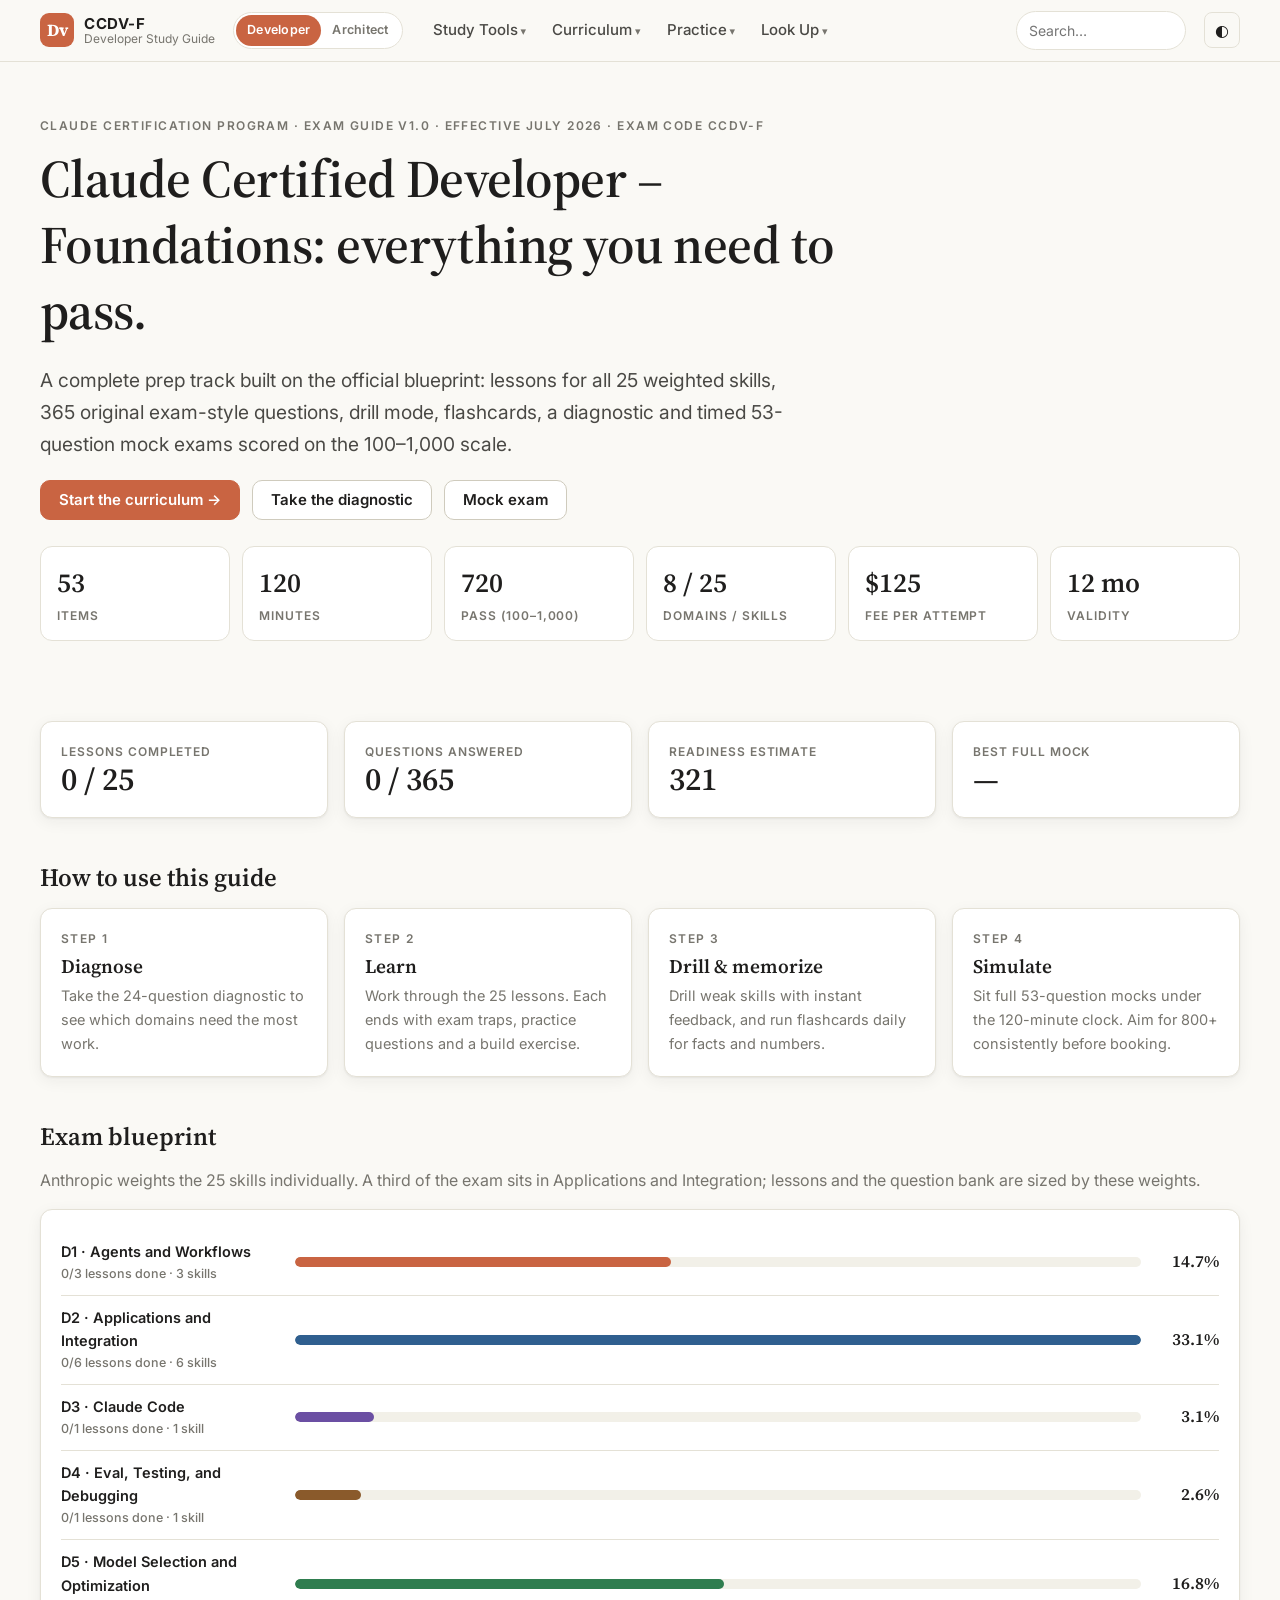
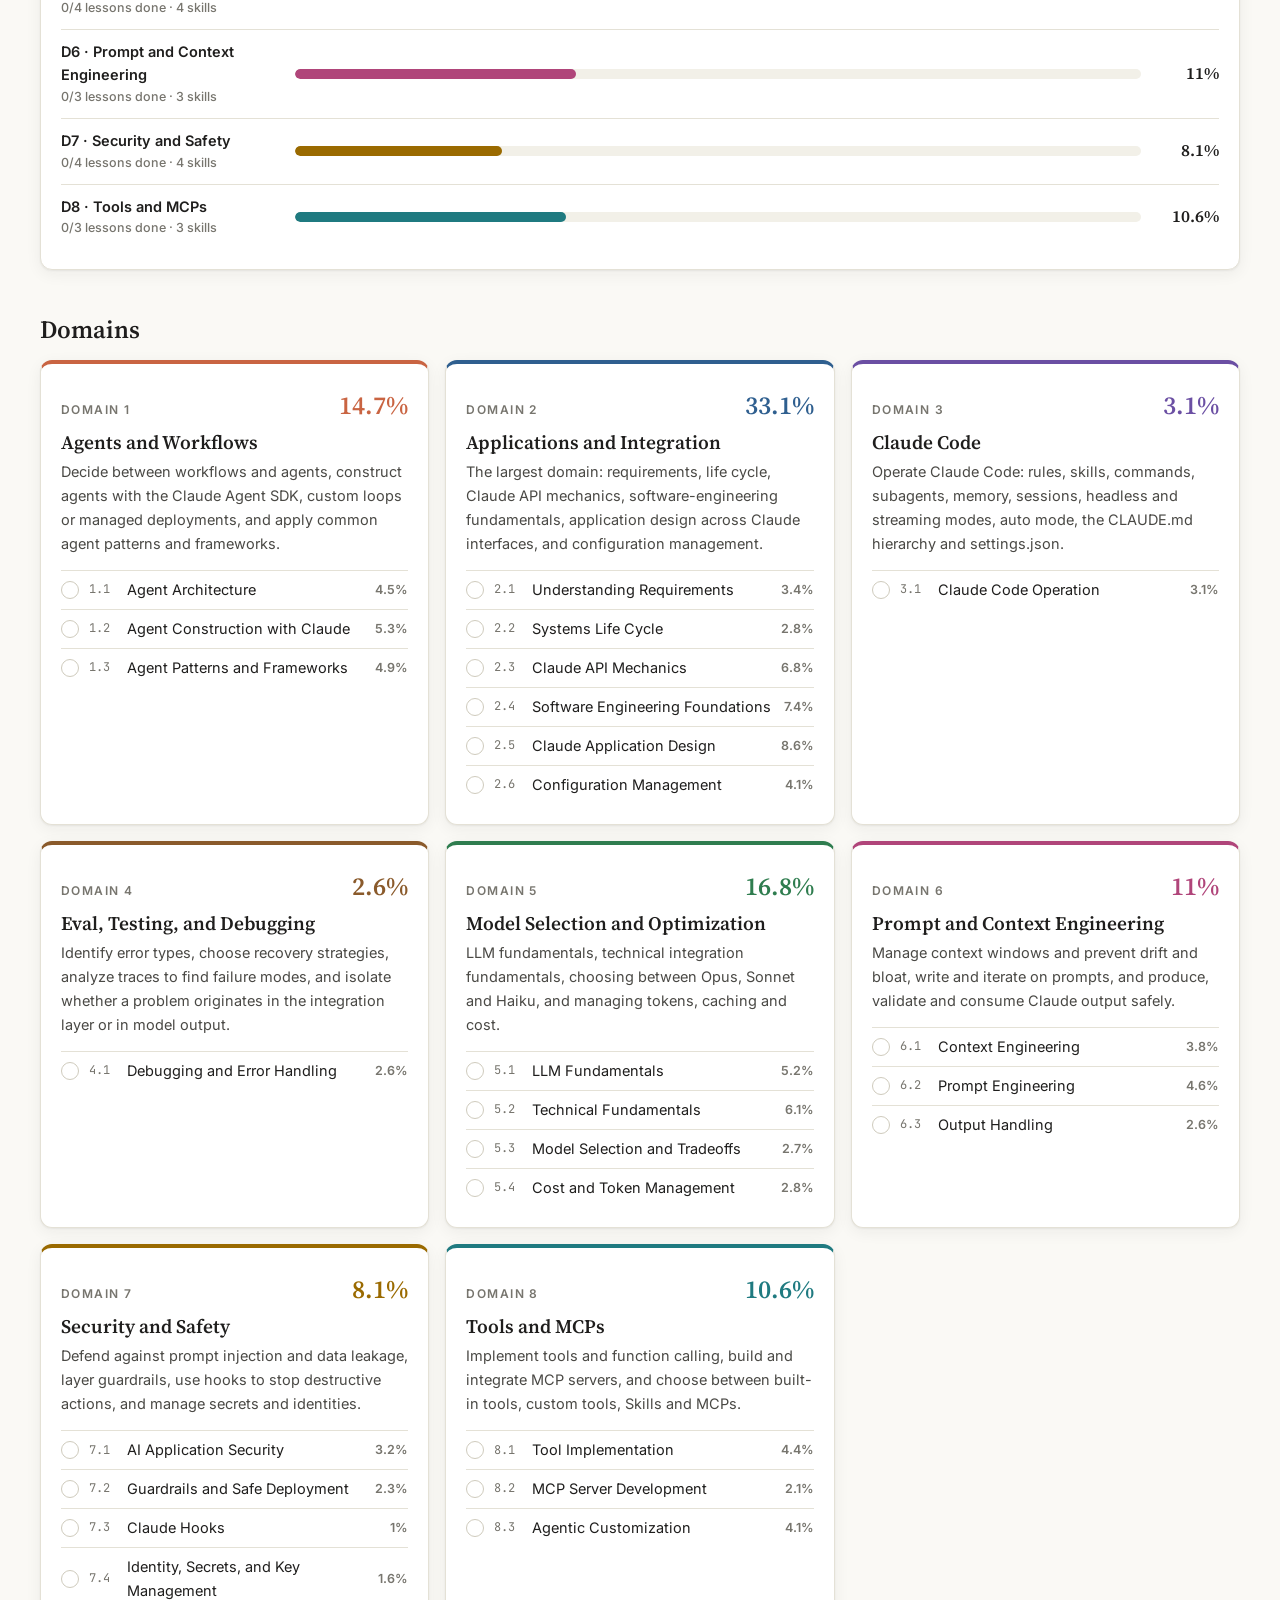
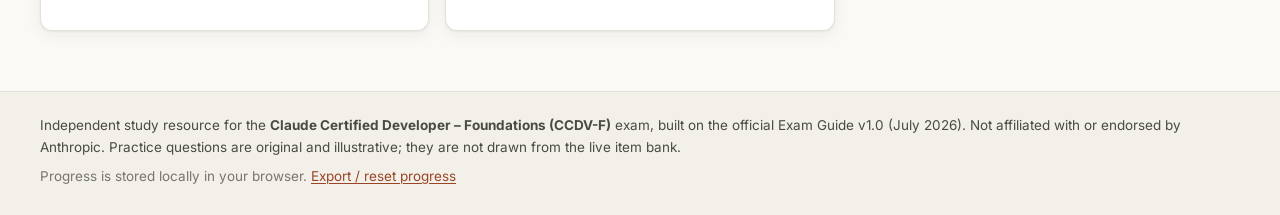
<file: index.html>
<!doctype html>
<html lang="en">
<head>
  <meta charset="utf-8">
  <meta name="viewport" content="width=device-width, initial-scale=1">
  <title>CCDV-F Study Guide</title>
  <meta name="description" content="Complete study guide for the Claude Certified Developer – Foundations (CCDV-F) exam: curriculum for all 25 weighted skills, drill mode, flashcards, diagnostic, timed mock exams, quick reference and glossary.">
  <link rel="preconnect" href="https://fonts.googleapis.com">
  <link rel="preconnect" href="https://fonts.gstatic.com" crossorigin>
  <link href="https://fonts.googleapis.com/css2?family=Inter:wght@400;500;600;700&family=JetBrains+Mono:wght@400;600&family=Source+Serif+4:opsz,wght@8..60,500;8..60,600;8..60,700&display=swap" rel="stylesheet">
  <link rel="stylesheet" href="assets/styles.css">
  <link rel="icon" href="data:image/svg+xml,%3Csvg xmlns='http://www.w3.org/2000/svg' viewBox='0 0 32 32'%3E%3Crect width='32' height='32' rx='7' fill='%23C96442'/%3E%3Ctext x='16' y='22' font-family='Georgia' font-size='17' text-anchor='middle' fill='white'%3EDv%3C/text%3E%3C/svg%3E">
</head>
<body>
  <a class="skip-link" href="#main">Skip to content</a>
  <header class="site-header">
    <div class="header-inner">
      <a class="brand" href="#/">
        <span class="brand-mark">Dv</span>
        <span class="brand-text"><strong>CCDV-F</strong><span>Developer Study Guide</span></span>
      </a>
      <nav class="track-switch" aria-label="Certification track">
        <a href="index.html" aria-current="page">Developer</a>
        <a href="architect/index.html">Architect</a>
      </nav>
      <button class="menu-toggle" type="button" aria-label="Toggle menu" aria-expanded="false">☰</button>
      <nav class="main-nav" aria-label="Main">
        <div class="nav-group">
          <button class="nav-trigger" type="button">Study Tools</button>
          <div class="nav-menu">
            <a href="#/progress"><b>Progress Dashboard</b><span>Readiness score, weak skills, history</span></a>
            <a href="#/plan"><b>Study Plan</b><span>Weighted 3-week and 10-day schedules</span></a>
            <a href="#/drill"><b>Drill Mode</b><span>Instant-feedback questions by domain or skill</span></a>
            <a href="#/flashcards"><b>Flashcards</b><span>Spaced repetition for facts and terms</span></a>
          </div>
        </div>
        <div class="nav-group">
          <button class="nav-trigger" type="button">Curriculum</button>
          <div class="nav-menu nav-menu-wide" id="nav-curriculum"></div>
        </div>
        <div class="nav-group">
          <button class="nav-trigger" type="button">Practice</button>
          <div class="nav-menu">
            <a href="#/diagnostic"><b>Diagnostic Test</b><span>24 questions · find your weak areas</span></a>
            <a href="#/mock"><b>Mock Exam</b><span>53 questions · 120 minutes · scaled score</span></a>
            <a href="#/exercises"><b>Build Exercises</b><span>Hands-on projects for every skill</span></a>
          </div>
        </div>
        <div class="nav-group">
          <button class="nav-trigger" type="button">Look Up</button>
          <div class="nav-menu">
            <a href="#/reference"><b>Quick Reference</b><span>Cheat sheets: API, Claude Code, MCP, costs</span></a>
            <a href="#/glossary"><b>Glossary</b><span>Every term the exam can use</span></a>
            <a href="#/guide"><b>Exam Guide</b><span>Format, blueprint, scoring, policies</span></a>
            <a href="#/search"><b>Search</b><span>Across lessons, glossary and reference</span></a>
          </div>
        </div>
      </nav>
      <form class="header-search" role="search">
        <input type="search" placeholder="Search…" aria-label="Search the guide">
      </form>
      <button class="theme-toggle" type="button" aria-label="Toggle dark mode" title="Toggle theme">◐</button>
    </div>
  </header>
  <main id="main" class="main" tabindex="-1"></main>
  <footer class="site-footer">
    <div class="footer-inner">
      <p>Independent study resource for the <strong>Claude Certified Developer – Foundations (CCDV-F)</strong> exam, built on the official Exam Guide v1.0 (July 2026). Not affiliated with or endorsed by Anthropic. Practice questions are original and illustrative; they are not drawn from the live item bank.</p>
      <p class="muted">Progress is stored locally in your browser. <a href="#/progress">Export / reset progress</a></p>
    </div>
  </footer>
  <script src="assets/data.js"></script>
  <script src="assets/app.js"></script>
</body>
</html>
</file>
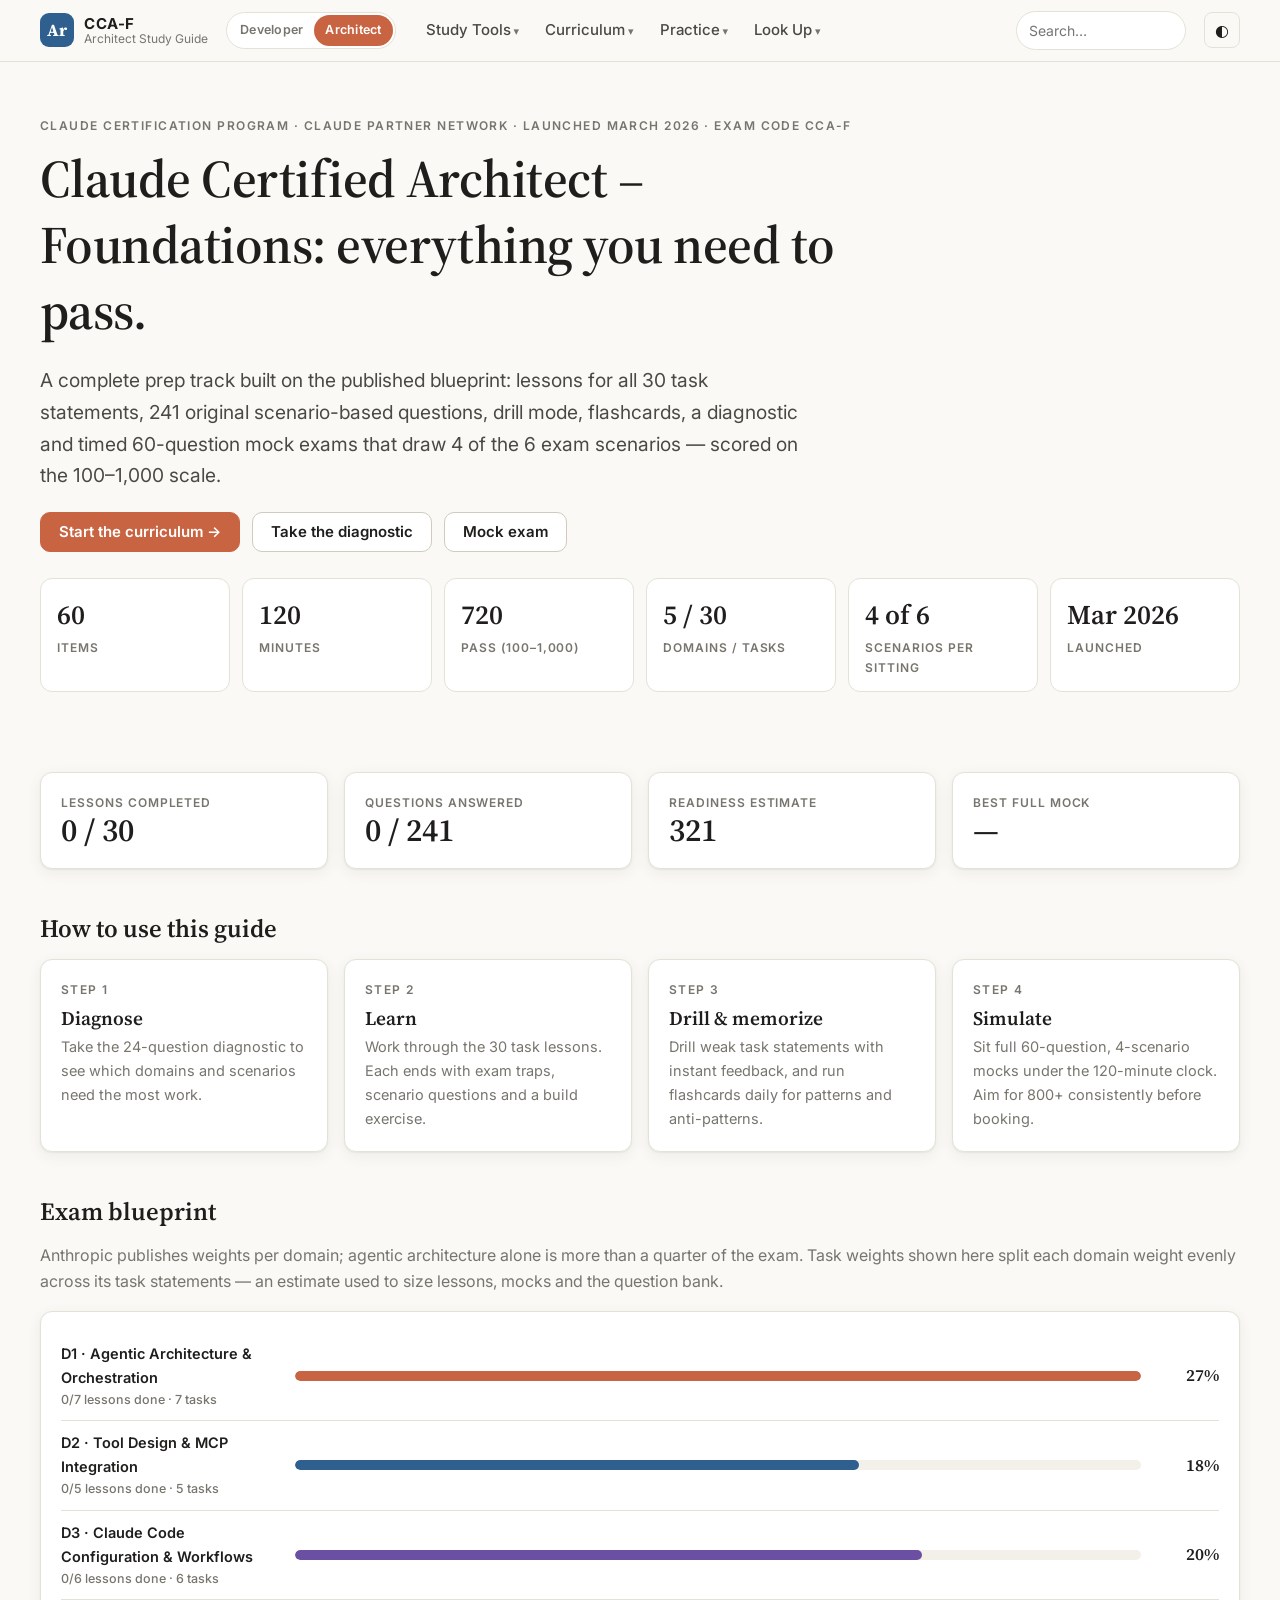
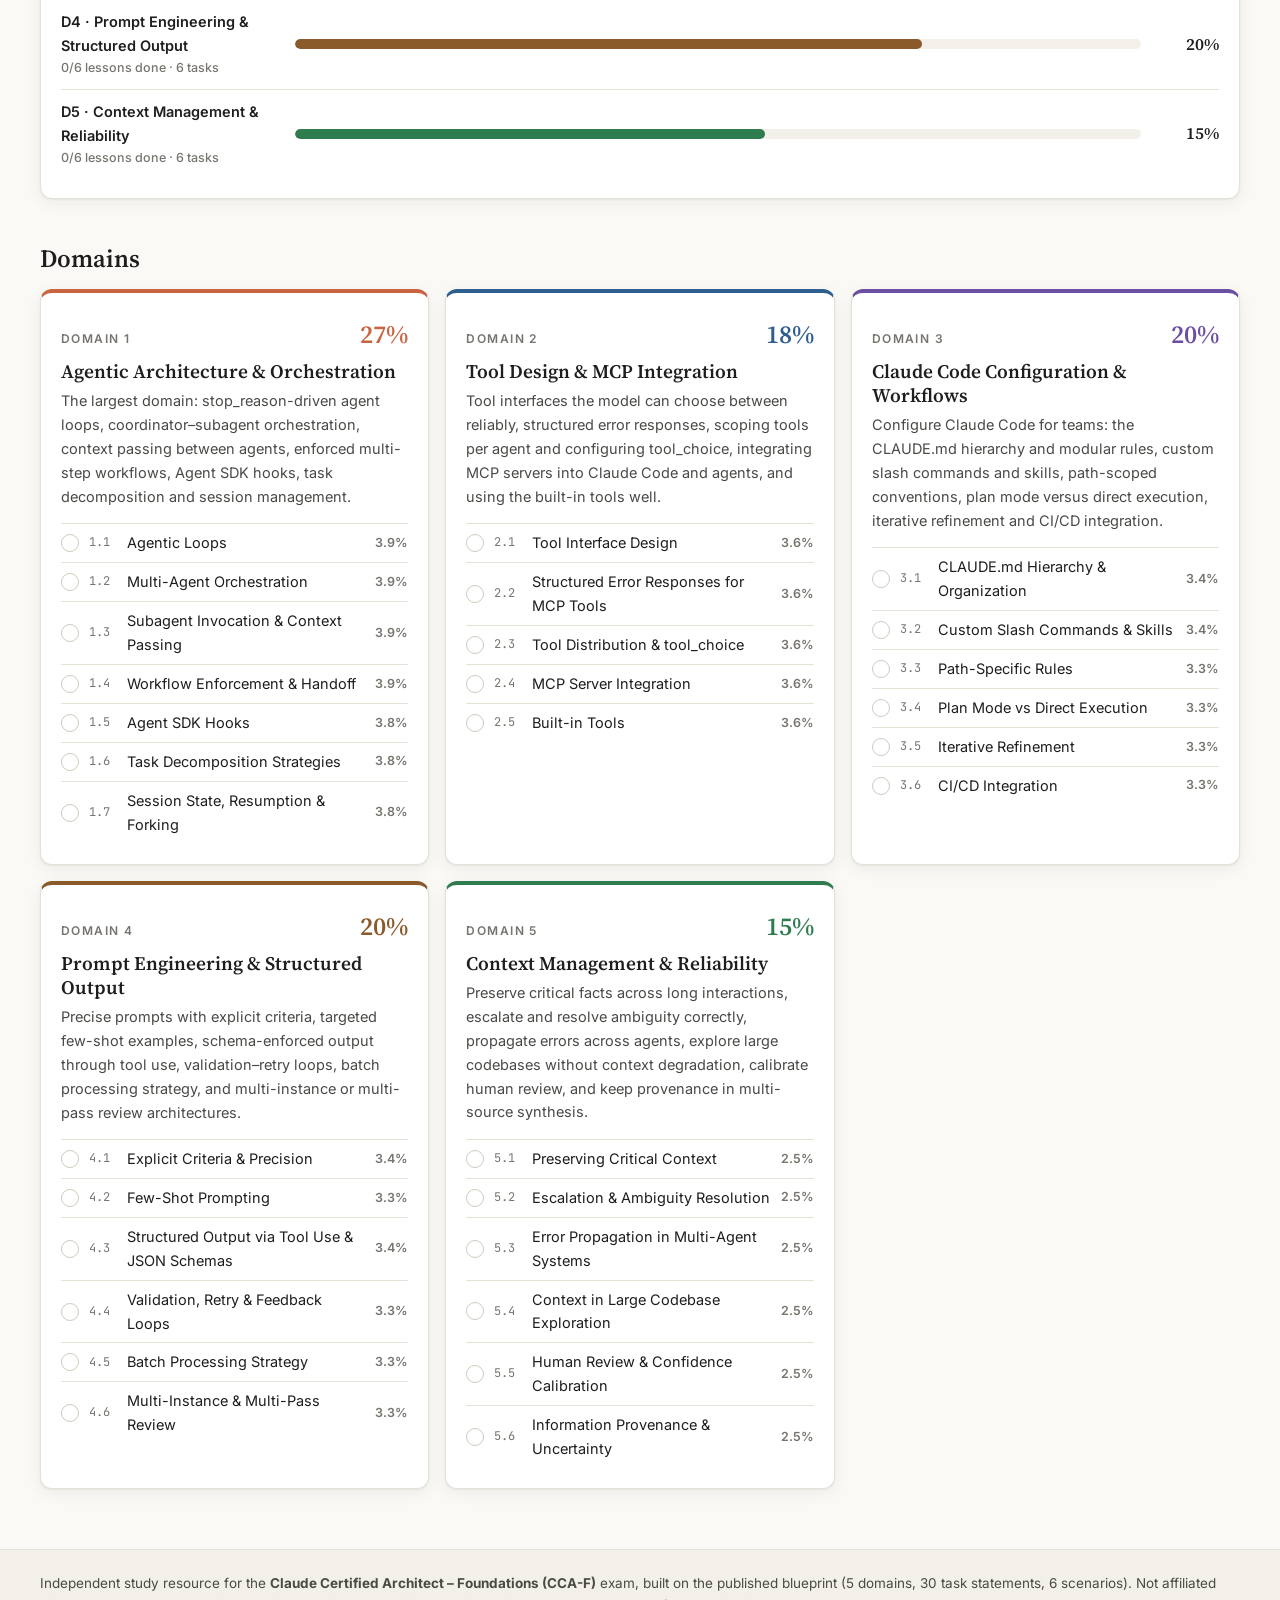
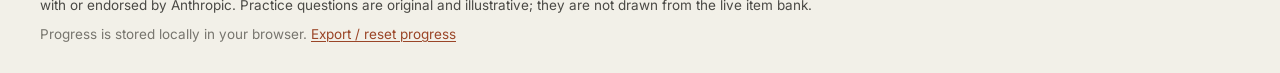
<file: architect/index.html>
<!doctype html>
<html lang="en">
<head>
  <meta charset="utf-8">
  <meta name="viewport" content="width=device-width, initial-scale=1">
  <title>CCA-F Study Guide</title>
  <meta name="description" content="Complete study guide for the Claude Certified Architect – Foundations (CCA-F) exam: curriculum for all 30 task statements, scenario-based questions, drill mode, flashcards, diagnostic, timed mock exams, quick reference and glossary.">
  <link rel="preconnect" href="https://fonts.googleapis.com">
  <link rel="preconnect" href="https://fonts.gstatic.com" crossorigin>
  <link href="https://fonts.googleapis.com/css2?family=Inter:wght@400;500;600;700&family=JetBrains+Mono:wght@400;600&family=Source+Serif+4:opsz,wght@8..60,500;8..60,600;8..60,700&display=swap" rel="stylesheet">
  <link rel="stylesheet" href="../assets/styles.css">
  <link rel="icon" href="data:image/svg+xml,%3Csvg xmlns='http://www.w3.org/2000/svg' viewBox='0 0 32 32'%3E%3Crect width='32' height='32' rx='7' fill='%232F5F8F'/%3E%3Ctext x='16' y='22' font-family='Georgia' font-size='17' text-anchor='middle' fill='white'%3EAr%3C/text%3E%3C/svg%3E">
</head>
<body>
  <a class="skip-link" href="#main">Skip to content</a>
  <header class="site-header">
    <div class="header-inner">
      <a class="brand" href="#/">
        <span class="brand-mark arch">Ar</span>
        <span class="brand-text"><strong>CCA-F</strong><span>Architect Study Guide</span></span>
      </a>
      <nav class="track-switch" aria-label="Certification track">
        <a href="../index.html">Developer</a>
        <a href="index.html" aria-current="page">Architect</a>
      </nav>
      <button class="menu-toggle" type="button" aria-label="Toggle menu" aria-expanded="false">☰</button>
      <nav class="main-nav" aria-label="Main">
        <div class="nav-group">
          <button class="nav-trigger" type="button">Study Tools</button>
          <div class="nav-menu">
            <a href="#/progress"><b>Progress Dashboard</b><span>Readiness score, weak skills, history</span></a>
            <a href="#/plan"><b>Study Plan</b><span>Weighted 3-week and 10-day schedules</span></a>
            <a href="#/drill"><b>Drill Mode</b><span>Instant-feedback questions by domain or task</span></a>
            <a href="#/flashcards"><b>Flashcards</b><span>Spaced repetition for facts and terms</span></a>
          </div>
        </div>
        <div class="nav-group">
          <button class="nav-trigger" type="button">Curriculum</button>
          <div class="nav-menu nav-menu-wide" id="nav-curriculum"></div>
        </div>
        <div class="nav-group">
          <button class="nav-trigger" type="button">Practice</button>
          <div class="nav-menu">
            <a href="#/diagnostic"><b>Diagnostic Test</b><span>24 questions · all 6 scenarios</span></a>
            <a href="#/mock"><b>Mock Exam</b><span>60 questions · 4 scenarios · 120 minutes</span></a>
            <a href="#/exercises"><b>Build Exercises</b><span>Hands-on projects for every task statement</span></a>
          </div>
        </div>
        <div class="nav-group">
          <button class="nav-trigger" type="button">Look Up</button>
          <div class="nav-menu">
            <a href="#/reference"><b>Quick Reference</b><span>Patterns, anti-patterns, config cheat sheets</span></a>
            <a href="#/glossary"><b>Glossary</b><span>Every term the exam can use</span></a>
            <a href="#/guide"><b>Exam Guide</b><span>Format, scenarios, blueprint, scoring</span></a>
            <a href="#/search"><b>Search</b><span>Across lessons, glossary and reference</span></a>
          </div>
        </div>
      </nav>
      <form class="header-search" role="search">
        <input type="search" placeholder="Search…" aria-label="Search the guide">
      </form>
      <button class="theme-toggle" type="button" aria-label="Toggle dark mode" title="Toggle theme">◐</button>
    </div>
  </header>
  <main id="main" class="main" tabindex="-1"></main>
  <footer class="site-footer">
    <div class="footer-inner">
      <p>Independent study resource for the <strong>Claude Certified Architect – Foundations (CCA-F)</strong> exam, built on the published blueprint (5 domains, 30 task statements, 6 scenarios). Not affiliated with or endorsed by Anthropic. Practice questions are original and illustrative; they are not drawn from the live item bank.</p>
      <p class="muted">Progress is stored locally in your browser. <a href="#/progress">Export / reset progress</a></p>
    </div>
  </footer>
  <script src="../assets/data-architect.js"></script>
  <script src="../assets/app.js"></script>
</body>
</html>
</file>
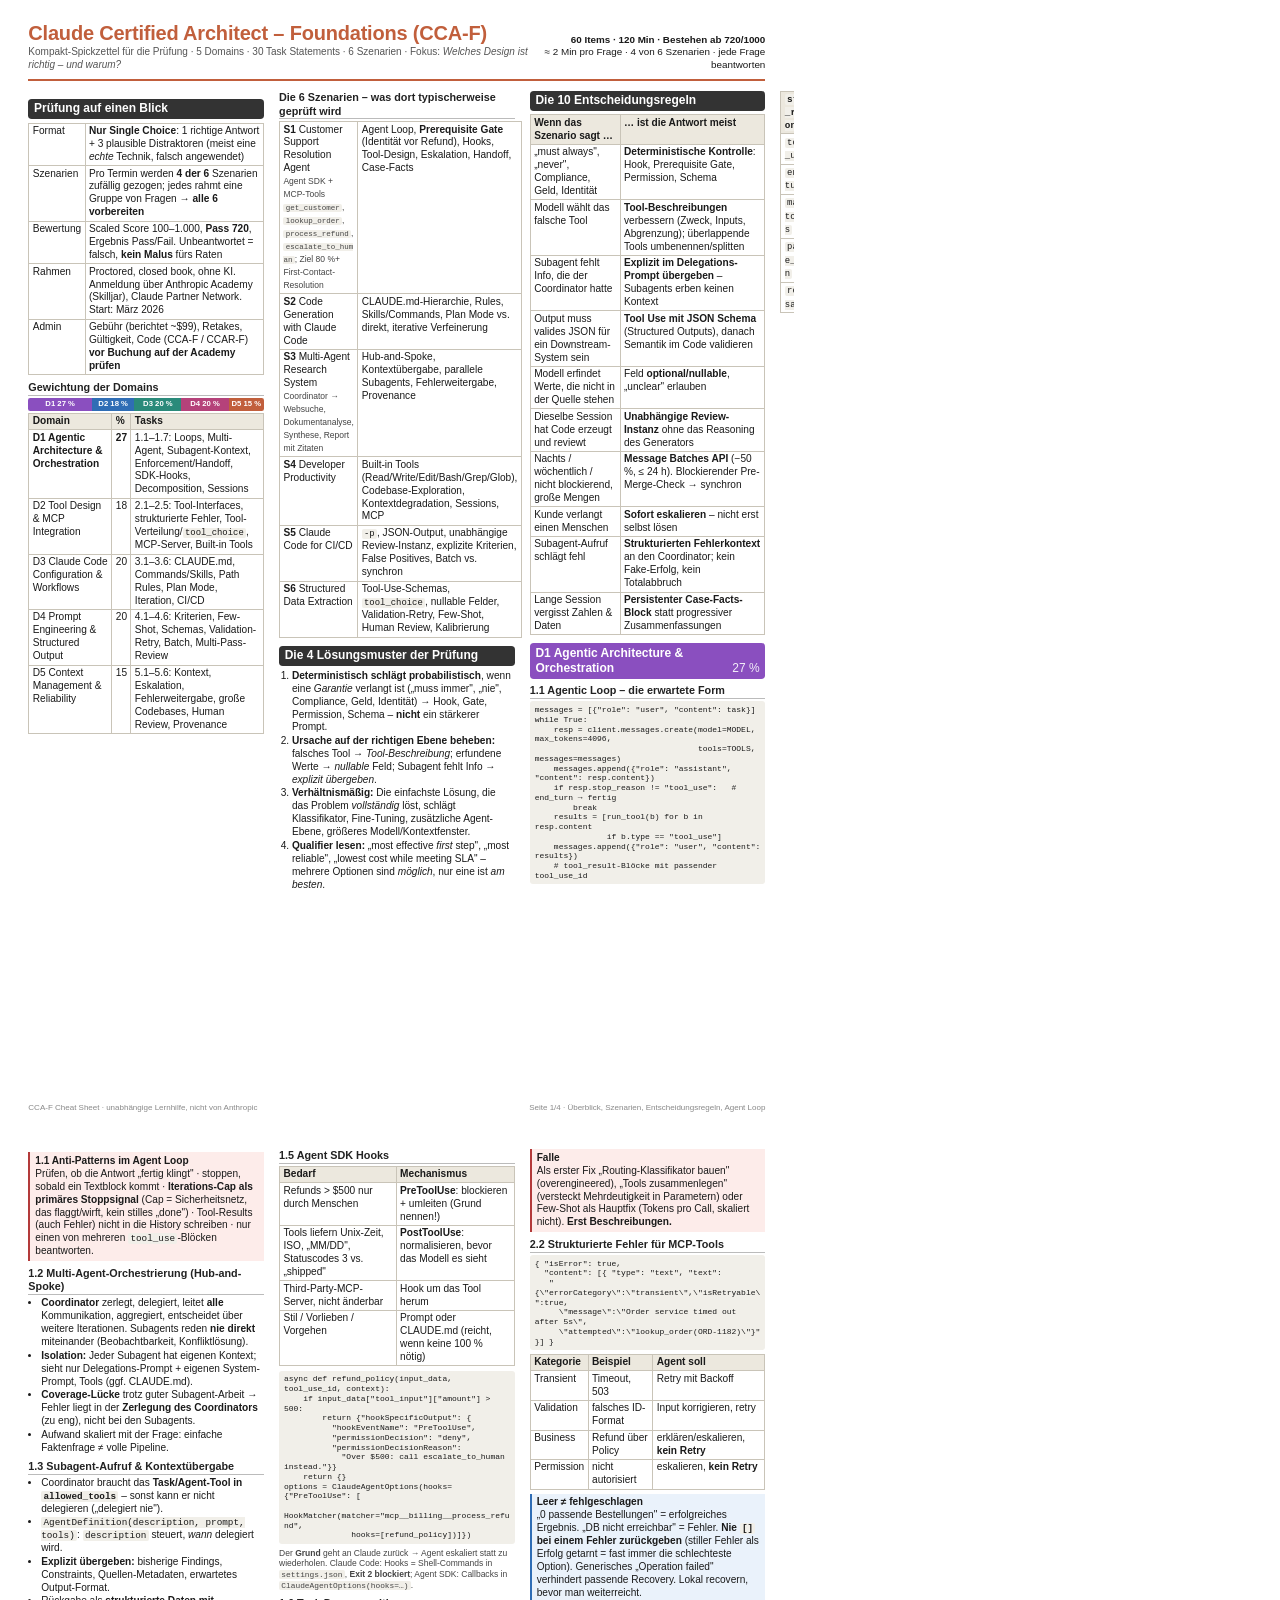
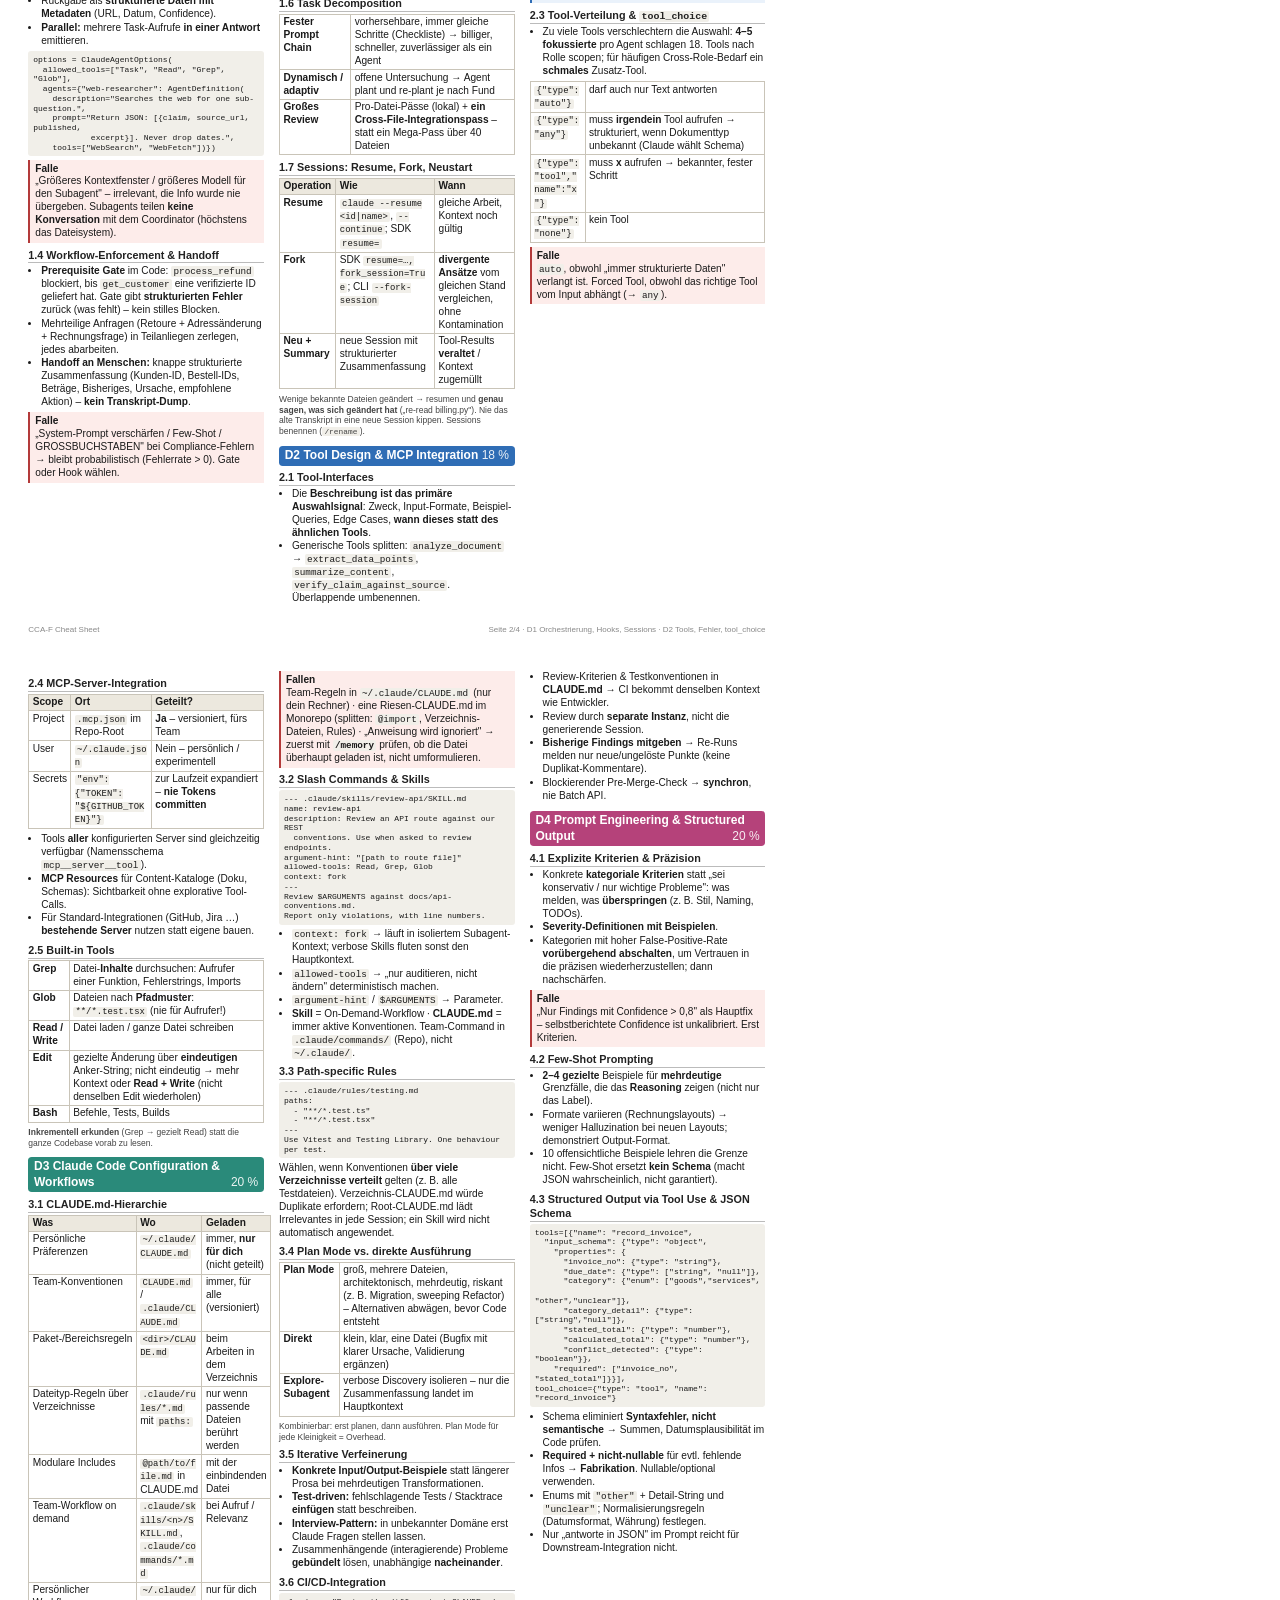
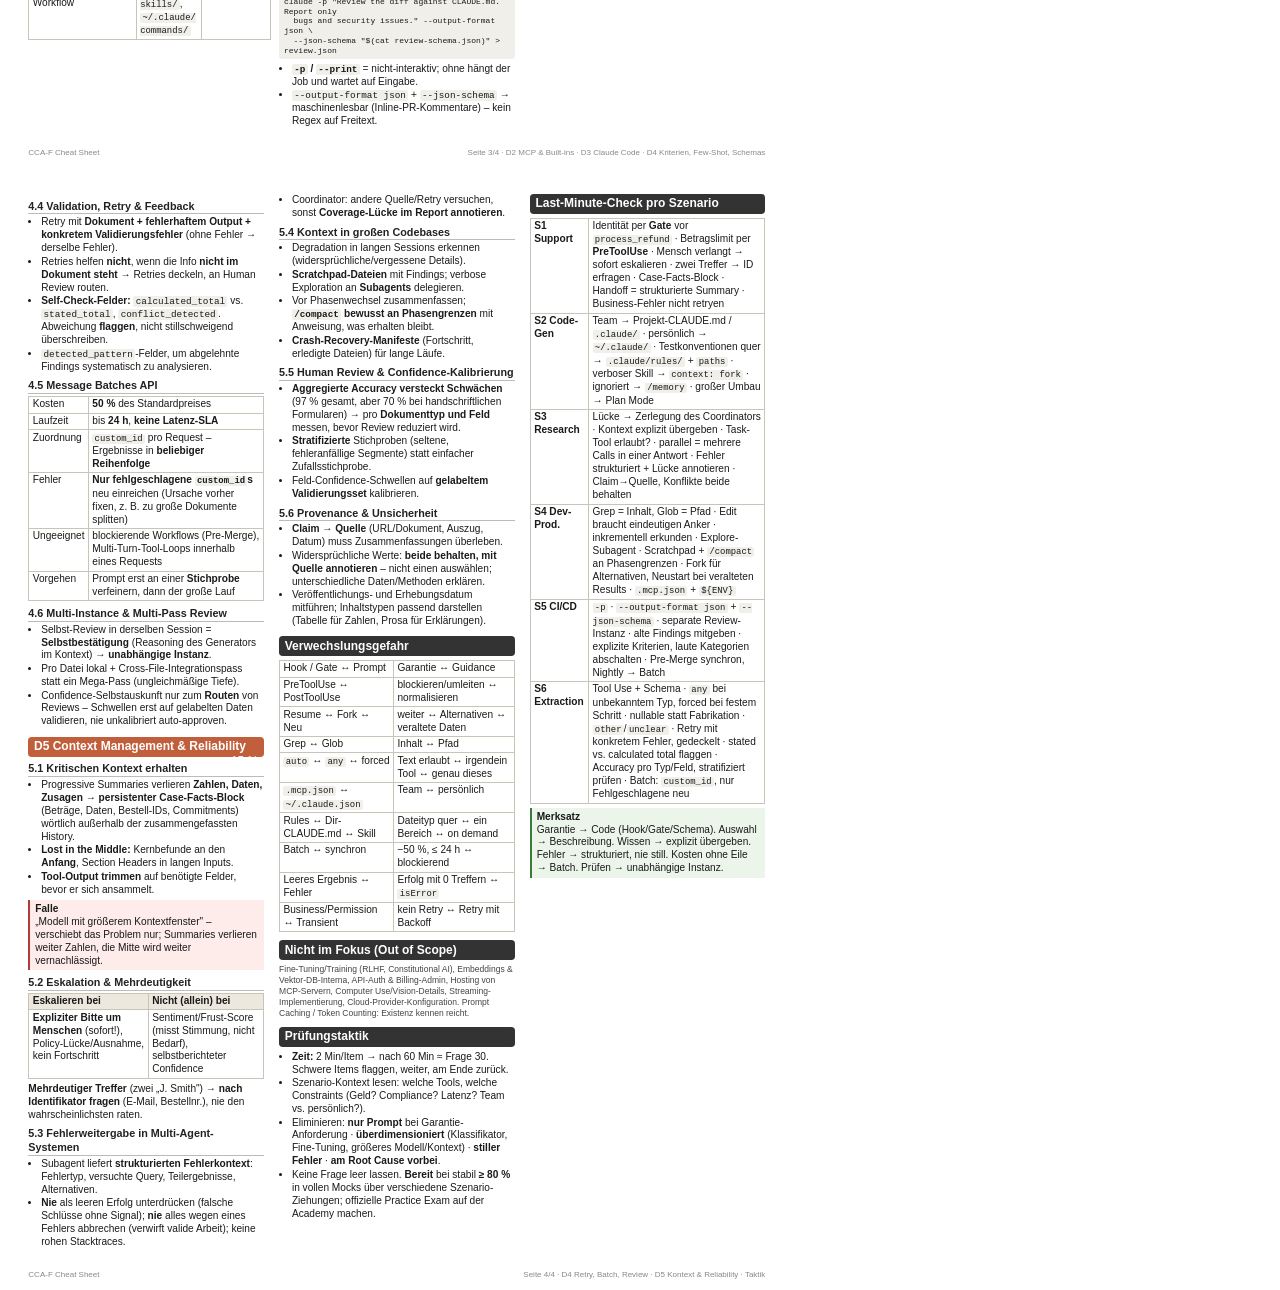
<file: cheatsheet/cca-f-cheatsheet.html>
<!doctype html>
<html lang="de">
<head>
<meta charset="utf-8">
<title>CCA-F Cheat Sheet</title>
<style>
  @page { size: A4; margin: 0; }
  * { box-sizing: border-box; }
  html, body { margin: 0; padding: 0; background: #fff; color: #1a1a1a; }
  body { font-family: "Segoe UI", Calibri, Arial, sans-serif; font-size: 7.6pt; line-height: 1.28; }
  .page { width: 210mm; height: 297mm; padding: 7mm 7.5mm 6mm; overflow: hidden; page-break-after: always; break-after: page; position: relative; }
  .page:last-child { page-break-after: auto; break-after: auto; }
  .cols { column-count: 3; column-gap: 4mm; column-fill: auto; height: calc(297mm - 13mm - 4mm); }
  .page.first .cols { height: calc(297mm - 13mm - 4mm - 17mm); }
  .foot { position: absolute; bottom: 2.5mm; left: 7.5mm; right: 7.5mm; font-size: 6pt; color: #888; display: flex; justify-content: space-between; }
  header { display: flex; justify-content: space-between; align-items: flex-end; border-bottom: 2px solid #c15f3c; padding-bottom: 2mm; margin-bottom: 2.5mm; height: 14.5mm; }
  header h1 { font-size: 15pt; margin: 0; color: #c15f3c; letter-spacing: -0.2px; }
  header .sub { font-size: 7.5pt; color: #555; }
  header .facts { text-align: right; font-size: 7.4pt; }
  h2 { font-size: 9pt; margin: 2.2mm 0 1mm; padding: 0.6mm 1.5mm; color: #fff; background: #333; border-radius: 1mm; break-after: avoid; }
  h2 .w { float: right; font-weight: 400; opacity: .9; }
  h2.d1 { background: #8a4fbf; } h2.d2 { background: #2f6db5; } h2.d3 { background: #2a8a7a; } h2.d4 { background: #b5427a; } h2.d5 { background: #c15f3c; } h2.gen { background: #333; }
  h3 { font-size: 8.1pt; margin: 1.5mm 0 0.5mm; color: #222; border-bottom: 0.5px solid #bbb; break-after: avoid; }
  p { margin: 0.4mm 0 0.8mm; }
  ul, ol { margin: 0.3mm 0 0.9mm; padding-left: 3.4mm; }
  li { margin: 0.15mm 0; }
  code { font-family: Consolas, "Cascadia Mono", monospace; font-size: 0.92em; background: #f1efe9; padding: 0 0.6mm; border-radius: 0.5mm; overflow-wrap: anywhere; }
  td code { font-size: 0.88em; }
  pre { font-family: Consolas, monospace; font-size: 6pt; line-height: 1.22; overflow-wrap: anywhere; background: #f1efe9; padding: 1mm 1.3mm; margin: 0.6mm 0 1mm; white-space: pre-wrap; border-radius: 0.8mm; break-inside: avoid; }
  table { border-collapse: collapse; width: 100%; margin: 0.5mm 0 1.1mm; break-inside: avoid; }
  th, td { border: 0.5px solid #c9c4b8; padding: 0.35mm 0.9mm; vertical-align: top; text-align: left; }
  th { background: #ece8de; font-weight: 600; }
  .trap { background: #fdecea; border-left: 2px solid #b33a3a; padding: 0.7mm 1.3mm; margin: 0.8mm 0 1.1mm; break-inside: avoid; }
  .key { background: #eaf2fb; border-left: 2px solid #2f6db5; padding: 0.7mm 1.3mm; margin: 0.8mm 0 1.1mm; break-inside: avoid; }
  .ok { background: #ebf5ea; border-left: 2px solid #3a7a3a; padding: 0.7mm 1.3mm; margin: 0.8mm 0 1.1mm; break-inside: avoid; }
  .trap b:first-child, .key b:first-child, .ok b:first-child { display: block; }
  .bar { display: flex; height: 3.4mm; margin: 0.6mm 0 0.3mm; border-radius: 0.6mm; overflow: hidden; font-size: 5.8pt; color: #fff; font-weight: 600; }
  .bar span { display: flex; align-items: center; justify-content: center; }
  .small { font-size: 6.4pt; color: #444; }
  .nobr { break-inside: avoid; }
</style>
</head>
<body>

<!-- ============ SEITE 1 ============ -->
<div class="page first">
<header>
  <div>
    <h1>Claude Certified Architect – Foundations (CCA-F)</h1>
    <div class="sub">Kompakt-Spickzettel für die Prüfung · 5 Domains · 30 Task Statements · 6 Szenarien · Fokus: <i>Welches Design ist richtig – und warum?</i></div>
  </div>
  <div class="facts"><b>60 Items · 120 Min · Bestehen ab 720/1000</b><br>≈ 2 Min pro Frage · 4 von 6 Szenarien · jede Frage beantworten</div>
</header>
<div class="cols">

<h2 class="gen">Prüfung auf einen Blick</h2>
<table>
<tr><td>Format</td><td><b>Nur Single Choice</b>: 1 richtige Antwort + 3 plausible Distraktoren (meist eine <i>echte</i> Technik, falsch angewendet)</td></tr>
<tr><td>Szenarien</td><td>Pro Termin werden <b>4 der 6</b> Szenarien zufällig gezogen; jedes rahmt eine Gruppe von Fragen → <b>alle 6 vorbereiten</b></td></tr>
<tr><td>Bewertung</td><td>Scaled Score 100–1.000, <b>Pass 720</b>, Ergebnis Pass/Fail. Unbeantwortet = falsch, <b>kein Malus</b> fürs Raten</td></tr>
<tr><td>Rahmen</td><td>Proctored, closed book, ohne KI. Anmeldung über Anthropic Academy (Skilljar), Claude Partner Network. Start: März 2026</td></tr>
<tr><td>Admin</td><td>Gebühr (berichtet ~$99), Retakes, Gültigkeit, Code (CCA-F / CCAR-F) <b>vor Buchung auf der Academy prüfen</b></td></tr>
</table>

<h3>Gewichtung der Domains</h3>
<div class="bar">
  <span style="width:27%;background:#8a4fbf">D1 27 %</span><span style="width:18%;background:#2f6db5">D2 18 %</span><span style="width:20%;background:#2a8a7a">D3 20 %</span><span style="width:20%;background:#b5427a">D4 20 %</span><span style="width:15%;background:#c15f3c">D5 15 %</span>
</div>
<table>
<tr><th>Domain</th><th>%</th><th>Tasks</th></tr>
<tr><td><b>D1 Agentic Architecture &amp; Orchestration</b></td><td><b>27</b></td><td>1.1–1.7: Loops, Multi-Agent, Subagent-Kontext, Enforcement/Handoff, SDK-Hooks, Decomposition, Sessions</td></tr>
<tr><td>D2 Tool Design &amp; MCP Integration</td><td>18</td><td>2.1–2.5: Tool-Interfaces, strukturierte Fehler, Tool-Verteilung/<code>tool_choice</code>, MCP-Server, Built-in Tools</td></tr>
<tr><td>D3 Claude Code Configuration &amp; Workflows</td><td>20</td><td>3.1–3.6: CLAUDE.md, Commands/Skills, Path Rules, Plan Mode, Iteration, CI/CD</td></tr>
<tr><td>D4 Prompt Engineering &amp; Structured Output</td><td>20</td><td>4.1–4.6: Kriterien, Few-Shot, Schemas, Validation-Retry, Batch, Multi-Pass-Review</td></tr>
<tr><td>D5 Context Management &amp; Reliability</td><td>15</td><td>5.1–5.6: Kontext, Eskalation, Fehlerweitergabe, große Codebases, Human Review, Provenance</td></tr>
</table>

<h3>Die 6 Szenarien – was dort typischerweise geprüft wird</h3>
<table>
<tr><td><b>S1</b> Customer Support Resolution Agent<br><span class="small">Agent SDK + MCP-Tools <code>get_customer</code>, <code>lookup_order</code>, <code>process_refund</code>, <code>escalate_to_human</code>; Ziel 80 %+ First-Contact-Resolution</span></td><td>Agent Loop, <b>Prerequisite Gate</b> (Identität vor Refund), Hooks, Tool-Design, Eskalation, Handoff, Case-Facts</td></tr>
<tr><td><b>S2</b> Code Generation with Claude Code</td><td>CLAUDE.md-Hierarchie, Rules, Skills/Commands, Plan Mode vs. direkt, iterative Verfeinerung</td></tr>
<tr><td><b>S3</b> Multi-Agent Research System<br><span class="small">Coordinator → Websuche, Dokumentanalyse, Synthese, Report mit Zitaten</span></td><td>Hub-and-Spoke, Kontextübergabe, parallele Subagents, Fehlerweitergabe, Provenance</td></tr>
<tr><td><b>S4</b> Developer Productivity</td><td>Built-in Tools (Read/Write/Edit/Bash/Grep/Glob), Codebase-Exploration, Kontextdegradation, Sessions, MCP</td></tr>
<tr><td><b>S5</b> Claude Code for CI/CD</td><td><code>-p</code>, JSON-Output, unabhängige Review-Instanz, explizite Kriterien, False Positives, Batch vs. synchron</td></tr>
<tr><td><b>S6</b> Structured Data Extraction</td><td>Tool-Use-Schemas, <code>tool_choice</code>, nullable Felder, Validation-Retry, Few-Shot, Human Review, Kalibrierung</td></tr>
</table>

<h2 class="gen">Die 4 Lösungsmuster der Prüfung</h2>
<ol>
<li><b>Deterministisch schlägt probabilistisch</b>, wenn eine <i>Garantie</i> verlangt ist („muss immer", „nie", Compliance, Geld, Identität) → Hook, Gate, Permission, Schema – <b>nicht</b> ein stärkerer Prompt.</li>
<li><b>Ursache auf der richtigen Ebene beheben:</b> falsches Tool → <i>Tool-Beschreibung</i>; erfundene Werte → <i>nullable</i> Feld; Subagent fehlt Info → <i>explizit übergeben</i>.</li>
<li><b>Verhältnismäßig:</b> Die einfachste Lösung, die das Problem <i>vollständig</i> löst, schlägt Klassifikator, Fine-Tuning, zusätzliche Agent-Ebene, größeres Modell/Kontextfenster.</li>
<li><b>Qualifier lesen:</b> „most effective <i>first</i> step", „most reliable", „lowest cost while meeting SLA" – mehrere Optionen sind <i>möglich</i>, nur eine ist <i>am besten</i>.</li>
</ol>

<h2 class="gen">Die 10 Entscheidungsregeln</h2>
<table>
<tr><th>Wenn das Szenario sagt …</th><th>… ist die Antwort meist</th></tr>
<tr><td>„must always", „never", Compliance, Geld, Identität</td><td><b>Deterministische Kontrolle</b>: Hook, Prerequisite Gate, Permission, Schema</td></tr>
<tr><td>Modell wählt das falsche Tool</td><td><b>Tool-Beschreibungen</b> verbessern (Zweck, Inputs, Abgrenzung); überlappende Tools umbenennen/splitten</td></tr>
<tr><td>Subagent fehlt Info, die der Coordinator hatte</td><td><b>Explizit im Delegations-Prompt übergeben</b> – Subagents erben keinen Kontext</td></tr>
<tr><td>Output muss valides JSON für ein Downstream-System sein</td><td><b>Tool Use mit JSON Schema</b> (Structured Outputs), danach Semantik im Code validieren</td></tr>
<tr><td>Modell erfindet Werte, die nicht in der Quelle stehen</td><td>Feld <b>optional/nullable</b>, „unclear" erlauben</td></tr>
<tr><td>Dieselbe Session hat Code erzeugt und reviewt</td><td><b>Unabhängige Review-Instanz</b> ohne das Reasoning des Generators</td></tr>
<tr><td>Nachts / wöchentlich / nicht blockierend, große Mengen</td><td><b>Message Batches API</b> (−50 %, ≤ 24 h). Blockierender Pre-Merge-Check → synchron</td></tr>
<tr><td>Kunde verlangt einen Menschen</td><td><b>Sofort eskalieren</b> – nicht erst selbst lösen</td></tr>
<tr><td>Subagent-Aufruf schlägt fehl</td><td><b>Strukturierten Fehlerkontext</b> an den Coordinator; kein Fake-Erfolg, kein Totalabbruch</td></tr>
<tr><td>Lange Session vergisst Zahlen &amp; Daten</td><td><b>Persistenter Case-Facts-Block</b> statt progressiver Zusammenfassungen</td></tr>
</table>

<h2 class="d1">D1 Agentic Architecture &amp; Orchestration <span class="w">27 %</span></h2>
<h3>1.1 Agentic Loop – die erwartete Form</h3>
<pre>messages = [{"role": "user", "content": task}]
while True:
    resp = client.messages.create(model=MODEL, max_tokens=4096,
                                  tools=TOOLS, messages=messages)
    messages.append({"role": "assistant", "content": resp.content})
    if resp.stop_reason != "tool_use":   # end_turn → fertig
        break
    results = [run_tool(b) for b in resp.content
               if b.type == "tool_use"]
    messages.append({"role": "user", "content": results})
    # tool_result-Blöcke mit passender tool_use_id</pre>
<table>
<tr><th><code>stop_reason</code></th><th>Bedeutung → Aktion</th></tr>
<tr><td><code>tool_use</code></td><td>Tools gewünscht → <b>alle</b> ausführen, Ergebnisse anhängen, erneut aufrufen</td></tr>
<tr><td><code>end_turn</code></td><td>Fertig → Loop verlassen, Antwort zurückgeben</td></tr>
<tr><td><code>max_tokens</code></td><td>Budget mitten in Antwort erschöpft → erhöhen / fortsetzen, <b>nicht</b> als fertig werten</td></tr>
<tr><td><code>pause_turn</code></td><td>Server-Tool-Loop pausiert → Antwort zurückschicken, Claude macht weiter</td></tr>
<tr><td><code>refusal</code></td><td>Abgelehnt → behandeln/anzeigen, nicht blind wiederholen</td></tr>
</table>

</div>
<div class="foot"><span>CCA-F Cheat Sheet · unabhängige Lernhilfe, nicht von Anthropic</span><span>Seite 1/4 · Überblick, Szenarien, Entscheidungsregeln, Agent Loop</span></div>
</div>

<!-- ============ SEITE 2 ============ -->
<div class="page">
<div class="cols">

<div class="trap"><b>1.1 Anti-Patterns im Agent Loop</b>Prüfen, ob die Antwort „fertig klingt" · stoppen, sobald ein Textblock kommt · <b>Iterations-Cap als primäres Stoppsignal</b> (Cap = Sicherheitsnetz, das flaggt/wirft, kein stilles „done") · Tool-Results (auch Fehler) nicht in die History schreiben · nur einen von mehreren <code>tool_use</code>-Blöcken beantworten.</div>

<h3>1.2 Multi-Agent-Orchestrierung (Hub-and-Spoke)</h3>
<ul>
<li><b>Coordinator</b> zerlegt, delegiert, leitet <b>alle</b> Kommunikation, aggregiert, entscheidet über weitere Iterationen. Subagents reden <b>nie direkt</b> miteinander (Beobachtbarkeit, Konfliktlösung).</li>
<li><b>Isolation:</b> Jeder Subagent hat eigenen Kontext; sieht nur Delegations-Prompt + eigenen System-Prompt, Tools (ggf. CLAUDE.md).</li>
<li><b>Coverage-Lücke</b> trotz guter Subagent-Arbeit → Fehler liegt in der <b>Zerlegung des Coordinators</b> (zu eng), nicht bei den Subagents.</li>
<li>Aufwand skaliert mit der Frage: einfache Faktenfrage ≠ volle Pipeline.</li>
</ul>

<h3>1.3 Subagent-Aufruf &amp; Kontextübergabe</h3>
<ul>
<li>Coordinator braucht das <b>Task/Agent-Tool in <code>allowed_tools</code></b> – sonst kann er nicht delegieren („delegiert nie").</li>
<li><code>AgentDefinition(description, prompt, tools)</code>: <code>description</code> steuert, <i>wann</i> delegiert wird.</li>
<li><b>Explizit übergeben:</b> bisherige Findings, Constraints, Quellen-Metadaten, erwartetes Output-Format.</li>
<li>Rückgabe als <b>strukturierte Daten mit Metadaten</b> (URL, Datum, Confidence).</li>
<li><b>Parallel:</b> mehrere Task-Aufrufe <b>in einer Antwort</b> emittieren.</li>
</ul>
<pre>options = ClaudeAgentOptions(
  allowed_tools=["Task", "Read", "Grep", "Glob"],
  agents={"web-researcher": AgentDefinition(
    description="Searches the web for one sub-question.",
    prompt="Return JSON: [{claim, source_url, published,
            excerpt}]. Never drop dates.",
    tools=["WebSearch", "WebFetch"])})</pre>
<div class="trap"><b>Falle</b>„Größeres Kontextfenster / größeres Modell für den Subagent" – irrelevant, die Info wurde nie übergeben. Subagents teilen <b>keine Konversation</b> mit dem Coordinator (höchstens das Dateisystem).</div>

<h3>1.4 Workflow-Enforcement &amp; Handoff</h3>
<ul>
<li><b>Prerequisite Gate</b> im Code: <code>process_refund</code> blockiert, bis <code>get_customer</code> eine verifizierte ID geliefert hat. Gate gibt <b>strukturierten Fehler</b> zurück (was fehlt) – kein stilles Blocken.</li>
<li>Mehrteilige Anfragen (Retoure + Adressänderung + Rechnungsfrage) in Teilanliegen zerlegen, jedes abarbeiten.</li>
<li><b>Handoff an Menschen:</b> knappe strukturierte Zusammenfassung (Kunden-ID, Bestell-IDs, Beträge, Bisheriges, Ursache, empfohlene Aktion) – <b>kein Transkript-Dump</b>.</li>
</ul>
<div class="trap"><b>Falle</b>„System-Prompt verschärfen / Few-Shot / GROSSBUCHSTABEN" bei Compliance-Fehlern → bleibt probabilistisch (Fehlerrate &gt; 0). Gate oder Hook wählen.</div>

<h3>1.5 Agent SDK Hooks</h3>
<table>
<tr><th>Bedarf</th><th>Mechanismus</th></tr>
<tr><td>Refunds &gt; $500 nur durch Menschen</td><td><b>PreToolUse</b>: blockieren + umleiten (Grund nennen!)</td></tr>
<tr><td>Tools liefern Unix-Zeit, ISO, „MM/DD", Statuscodes 3 vs. „shipped"</td><td><b>PostToolUse</b>: normalisieren, bevor das Modell es sieht</td></tr>
<tr><td>Third-Party-MCP-Server, nicht änderbar</td><td>Hook um das Tool herum</td></tr>
<tr><td>Stil / Vorlieben / Vorgehen</td><td>Prompt oder CLAUDE.md (reicht, wenn keine 100 % nötig)</td></tr>
</table>
<pre>async def refund_policy(input_data, tool_use_id, context):
    if input_data["tool_input"]["amount"] > 500:
        return {"hookSpecificOutput": {
          "hookEventName": "PreToolUse",
          "permissionDecision": "deny",
          "permissionDecisionReason":
            "Over $500: call escalate_to_human instead."}}
    return {}
options = ClaudeAgentOptions(hooks={"PreToolUse": [
  HookMatcher(matcher="mcp__billing__process_refund",
              hooks=[refund_policy])]})</pre>
<p class="small">Der <b>Grund</b> geht an Claude zurück → Agent eskaliert statt zu wiederholen. Claude Code: Hooks = Shell-Commands in <code>settings.json</code>, <b>Exit 2 blockiert</b>; Agent SDK: Callbacks in <code>ClaudeAgentOptions(hooks=…)</code>.</p>

<h3>1.6 Task Decomposition</h3>
<table>
<tr><td><b>Fester Prompt Chain</b></td><td>vorhersehbare, immer gleiche Schritte (Checkliste) → billiger, schneller, zuverlässiger als ein Agent</td></tr>
<tr><td><b>Dynamisch / adaptiv</b></td><td>offene Untersuchung → Agent plant und re-plant je nach Fund</td></tr>
<tr><td><b>Großes Review</b></td><td>Pro-Datei-Pässe (lokal) + <b>ein Cross-File-Integrationspass</b> – statt ein Mega-Pass über 40 Dateien</td></tr>
</table>

<h3>1.7 Sessions: Resume, Fork, Neustart</h3>
<table>
<tr><th>Operation</th><th>Wie</th><th>Wann</th></tr>
<tr><td><b>Resume</b></td><td><code>claude --resume &lt;id|name&gt;</code>, <code>--continue</code>; SDK <code>resume=</code></td><td>gleiche Arbeit, Kontext noch gültig</td></tr>
<tr><td><b>Fork</b></td><td>SDK <code>resume=…, fork_session=True</code>; CLI <code>--fork-session</code></td><td><b>divergente Ansätze</b> vom gleichen Stand vergleichen, ohne Kontamination</td></tr>
<tr><td><b>Neu + Summary</b></td><td>neue Session mit strukturierter Zusammenfassung</td><td>Tool-Results <b>veraltet</b> / Kontext zugemüllt</td></tr>
</table>
<p class="small">Wenige bekannte Dateien geändert → resumen und <b>genau sagen, was sich geändert hat</b> („re-read billing.py"). Nie das alte Transkript in eine neue Session kippen. Sessions benennen (<code>/rename</code>).</p>

<h2 class="d2">D2 Tool Design &amp; MCP Integration <span class="w">18 %</span></h2>
<h3>2.1 Tool-Interfaces</h3>
<ul>
<li>Die <b>Beschreibung ist das primäre Auswahlsignal</b>: Zweck, Input-Formate, Beispiel-Queries, Edge Cases, <b>wann dieses statt des ähnlichen Tools</b>.</li>
<li>Generische Tools splitten: <code>analyze_document</code> → <code>extract_data_points</code>, <code>summarize_content</code>, <code>verify_claim_against_source</code>. Überlappende umbenennen.</li>
</ul>
<div class="trap"><b>Falle</b>Als erster Fix „Routing-Klassifikator bauen" (overengineered), „Tools zusammenlegen" (versteckt Mehrdeutigkeit in Parametern) oder Few-Shot als Hauptfix (Tokens pro Call, skaliert nicht). <b>Erst Beschreibungen.</b></div>

<h3>2.2 Strukturierte Fehler für MCP-Tools</h3>
<pre>{ "isError": true,
  "content": [{ "type": "text", "text":
   "{\"errorCategory\":\"transient\",\"isRetryable\":true,
     \"message\":\"Order service timed out after 5s\",
     \"attempted\":\"lookup_order(ORD-1182)\"}" }] }</pre>
<table>
<tr><th>Kategorie</th><th>Beispiel</th><th>Agent soll</th></tr>
<tr><td>Transient</td><td>Timeout, 503</td><td>Retry mit Backoff</td></tr>
<tr><td>Validation</td><td>falsches ID-Format</td><td>Input korrigieren, retry</td></tr>
<tr><td>Business</td><td>Refund über Policy</td><td>erklären/eskalieren, <b>kein Retry</b></td></tr>
<tr><td>Permission</td><td>nicht autorisiert</td><td>eskalieren, <b>kein Retry</b></td></tr>
</table>
<div class="key"><b>Leer ≠ fehlgeschlagen</b>„0 passende Bestellungen" = erfolgreiches Ergebnis. „DB nicht erreichbar" = Fehler. <b>Nie <code>[]</code> bei einem Fehler zurückgeben</b> (stiller Fehler als Erfolg getarnt = fast immer die schlechteste Option). Generisches „Operation failed" verhindert passende Recovery. Lokal recovern, bevor man weiterreicht.</div>

<h3>2.3 Tool-Verteilung &amp; <code>tool_choice</code></h3>
<ul>
<li>Zu viele Tools verschlechtern die Auswahl: <b>4–5 fokussierte</b> pro Agent schlagen 18. Tools nach Rolle scopen; für häufigen Cross-Role-Bedarf ein <b>schmales</b> Zusatz-Tool.</li>
</ul>
<table>
<tr><td><code>{"type":"auto"}</code></td><td>darf auch nur Text antworten</td></tr>
<tr><td><code>{"type":"any"}</code></td><td>muss <b>irgendein</b> Tool aufrufen → strukturiert, wenn Dokumenttyp unbekannt (Claude wählt Schema)</td></tr>
<tr><td><code>{"type":"tool","name":"x"}</code></td><td>muss <b>x</b> aufrufen → bekannter, fester Schritt</td></tr>
<tr><td><code>{"type":"none"}</code></td><td>kein Tool</td></tr>
</table>
<div class="trap"><b>Falle</b><code>auto</code>, obwohl „immer strukturierte Daten" verlangt ist. Forced Tool, obwohl das richtige Tool vom Input abhängt (→ <code>any</code>).</div>

</div>
<div class="foot"><span>CCA-F Cheat Sheet</span><span>Seite 2/4 · D1 Orchestrierung, Hooks, Sessions · D2 Tools, Fehler, tool_choice</span></div>
</div>

<!-- ============ SEITE 3 ============ -->
<div class="page">
<div class="cols">

<h3>2.4 MCP-Server-Integration</h3>
<table>
<tr><th>Scope</th><th>Ort</th><th>Geteilt?</th></tr>
<tr><td>Project</td><td><code>.mcp.json</code> im Repo-Root</td><td><b>Ja</b> – versioniert, fürs Team</td></tr>
<tr><td>User</td><td><code>~/.claude.json</code></td><td>Nein – persönlich / experimentell</td></tr>
<tr><td>Secrets</td><td><code>"env": {"TOKEN": "${GITHUB_TOKEN}"}</code></td><td>zur Laufzeit expandiert – <b>nie Tokens committen</b></td></tr>
</table>
<ul>
<li>Tools <b>aller</b> konfigurierten Server sind gleichzeitig verfügbar (Namensschema <code>mcp__server__tool</code>).</li>
<li><b>MCP Resources</b> für Content-Kataloge (Doku, Schemas): Sichtbarkeit ohne explorative Tool-Calls.</li>
<li>Für Standard-Integrationen (GitHub, Jira …) <b>bestehende Server</b> nutzen statt eigene bauen.</li>
</ul>

<h3>2.5 Built-in Tools</h3>
<table>
<tr><td><b>Grep</b></td><td>Datei-<b>Inhalte</b> durchsuchen: Aufrufer einer Funktion, Fehlerstrings, Imports</td></tr>
<tr><td><b>Glob</b></td><td>Dateien nach <b>Pfadmuster</b>: <code>**/*.test.tsx</code> (nie für Aufrufer!)</td></tr>
<tr><td><b>Read / Write</b></td><td>Datei laden / ganze Datei schreiben</td></tr>
<tr><td><b>Edit</b></td><td>gezielte Änderung über <b>eindeutigen</b> Anker-String; nicht eindeutig → mehr Kontext oder <b>Read + Write</b> (nicht denselben Edit wiederholen)</td></tr>
<tr><td><b>Bash</b></td><td>Befehle, Tests, Builds</td></tr>
</table>
<p class="small"><b>Inkrementell erkunden</b> (Grep → gezielt Read) statt die ganze Codebase vorab zu lesen.</p>

<h2 class="d3">D3 Claude Code Configuration &amp; Workflows <span class="w">20 %</span></h2>
<h3>3.1 CLAUDE.md-Hierarchie</h3>
<table>
<tr><th>Was</th><th>Wo</th><th>Geladen</th></tr>
<tr><td>Persönliche Präferenzen</td><td><code>~/.claude/CLAUDE.md</code></td><td>immer, <b>nur für dich</b> (nicht geteilt)</td></tr>
<tr><td>Team-Konventionen</td><td><code>CLAUDE.md</code> / <code>.claude/CLAUDE.md</code></td><td>immer, für alle (versioniert)</td></tr>
<tr><td>Paket-/Bereichsregeln</td><td><code>&lt;dir&gt;/CLAUDE.md</code></td><td>beim Arbeiten in dem Verzeichnis</td></tr>
<tr><td>Dateityp-Regeln über Verzeichnisse</td><td><code>.claude/rules/*.md</code> mit <code>paths:</code></td><td>nur wenn passende Dateien berührt werden</td></tr>
<tr><td>Modulare Includes</td><td><code>@path/to/file.md</code> in CLAUDE.md</td><td>mit der einbindenden Datei</td></tr>
<tr><td>Team-Workflow on demand</td><td><code>.claude/skills/&lt;n&gt;/SKILL.md</code>, <code>.claude/commands/*.md</code></td><td>bei Aufruf / Relevanz</td></tr>
<tr><td>Persönlicher Workflow</td><td><code>~/.claude/skills/</code>, <code>~/.claude/commands/</code></td><td>nur für dich</td></tr>
</table>
<div class="trap"><b>Fallen</b>Team-Regeln in <code>~/.claude/CLAUDE.md</code> (nur dein Rechner) · eine Riesen-CLAUDE.md im Monorepo (splitten: <code>@import</code>, Verzeichnis-Dateien, Rules) · „Anweisung wird ignoriert" → zuerst mit <b><code>/memory</code></b> prüfen, ob die Datei überhaupt geladen ist, nicht umformulieren.</div>

<h3>3.2 Slash Commands &amp; Skills</h3>
<pre>--- .claude/skills/review-api/SKILL.md
name: review-api
description: Review an API route against our REST
  conventions. Use when asked to review endpoints.
argument-hint: "[path to route file]"
allowed-tools: Read, Grep, Glob
context: fork
---
Review $ARGUMENTS against docs/api-conventions.md.
Report only violations, with line numbers.</pre>
<ul>
<li><code>context: fork</code> → läuft in isoliertem Subagent-Kontext; verbose Skills fluten sonst den Hauptkontext.</li>
<li><code>allowed-tools</code> → „nur auditieren, nicht ändern" deterministisch machen.</li>
<li><code>argument-hint</code> / <code>$ARGUMENTS</code> → Parameter.</li>
<li><b>Skill</b> = On-Demand-Workflow · <b>CLAUDE.md</b> = immer aktive Konventionen. Team-Command in <code>.claude/commands/</code> (Repo), nicht <code>~/.claude/</code>.</li>
</ul>

<h3>3.3 Path-specific Rules</h3>
<pre>--- .claude/rules/testing.md
paths:
  - "**/*.test.ts"
  - "**/*.test.tsx"
---
Use Vitest and Testing Library. One behaviour per test.</pre>
<p>Wählen, wenn Konventionen <b>über viele Verzeichnisse verteilt</b> gelten (z. B. alle Testdateien). Verzeichnis-CLAUDE.md würde Duplikate erfordern; Root-CLAUDE.md lädt Irrelevantes in jede Session; ein Skill wird nicht automatisch angewendet.</p>

<h3>3.4 Plan Mode vs. direkte Ausführung</h3>
<table>
<tr><td><b>Plan Mode</b></td><td>groß, mehrere Dateien, architektonisch, mehrdeutig, riskant (z. B. Migration, sweeping Refactor) – Alternativen abwägen, bevor Code entsteht</td></tr>
<tr><td><b>Direkt</b></td><td>klein, klar, eine Datei (Bugfix mit klarer Ursache, Validierung ergänzen)</td></tr>
<tr><td><b>Explore-Subagent</b></td><td>verbose Discovery isolieren – nur die Zusammenfassung landet im Hauptkontext</td></tr>
</table>
<p class="small">Kombinierbar: erst planen, dann ausführen. Plan Mode für jede Kleinigkeit = Overhead.</p>

<h3>3.5 Iterative Verfeinerung</h3>
<ul>
<li><b>Konkrete Input/Output-Beispiele</b> statt längerer Prosa bei mehrdeutigen Transformationen.</li>
<li><b>Test-driven:</b> fehlschlagende Tests / Stacktrace <b>einfügen</b> statt beschreiben.</li>
<li><b>Interview-Pattern:</b> in unbekannter Domäne erst Claude Fragen stellen lassen.</li>
<li>Zusammenhängende (interagierende) Probleme <b>gebündelt</b> lösen, unabhängige <b>nacheinander</b>.</li>
</ul>

<h3>3.6 CI/CD-Integration</h3>
<pre>claude -p "Review the diff against CLAUDE.md. Report only
  bugs and security issues." --output-format json \
  --json-schema "$(cat review-schema.json)" > review.json</pre>
<ul>
<li><b><code>-p</code> / <code>--print</code></b> = nicht-interaktiv; ohne hängt der Job und wartet auf Eingabe.</li>
<li><code>--output-format json</code> + <code>--json-schema</code> → maschinenlesbar (Inline-PR-Kommentare) – kein Regex auf Freitext.</li>
<li>Review-Kriterien &amp; Testkonventionen in <b>CLAUDE.md</b> → CI bekommt denselben Kontext wie Entwickler.</li>
<li>Review durch <b>separate Instanz</b>, nicht die generierende Session.</li>
<li><b>Bisherige Findings mitgeben</b> → Re-Runs melden nur neue/ungelöste Punkte (keine Duplikat-Kommentare).</li>
<li>Blockierender Pre-Merge-Check → <b>synchron</b>, nie Batch API.</li>
</ul>

<h2 class="d4">D4 Prompt Engineering &amp; Structured Output <span class="w">20 %</span></h2>
<h3>4.1 Explizite Kriterien &amp; Präzision</h3>
<ul>
<li>Konkrete <b>kategoriale Kriterien</b> statt „sei konservativ / nur wichtige Probleme": was melden, was <b>überspringen</b> (z. B. Stil, Naming, TODOs).</li>
<li><b>Severity-Definitionen mit Beispielen</b>.</li>
<li>Kategorien mit hoher False-Positive-Rate <b>vorübergehend abschalten</b>, um Vertrauen in die präzisen wiederherzustellen; dann nachschärfen.</li>
</ul>
<div class="trap"><b>Falle</b>„Nur Findings mit Confidence &gt; 0,8" als Hauptfix – selbstberichtete Confidence ist unkalibriert. Erst Kriterien.</div>

<h3>4.2 Few-Shot Prompting</h3>
<ul>
<li><b>2–4 gezielte</b> Beispiele für <b>mehrdeutige</b> Grenzfälle, die das <b>Reasoning</b> zeigen (nicht nur das Label).</li>
<li>Formate variieren (Rechnungslayouts) → weniger Halluzination bei neuen Layouts; demonstriert Output-Format.</li>
<li>10 offensichtliche Beispiele lehren die Grenze nicht. Few-Shot ersetzt <b>kein Schema</b> (macht JSON wahrscheinlich, nicht garantiert).</li>
</ul>

<h3>4.3 Structured Output via Tool Use &amp; JSON Schema</h3>
<pre>tools=[{"name": "record_invoice",
  "input_schema": {"type": "object",
    "properties": {
      "invoice_no": {"type": "string"},
      "due_date": {"type": ["string", "null"]},
      "category": {"enum": ["goods","services",
                            "other","unclear"]},
      "category_detail": {"type": ["string","null"]},
      "stated_total": {"type": "number"},
      "calculated_total": {"type": "number"},
      "conflict_detected": {"type": "boolean"}},
    "required": ["invoice_no", "stated_total"]}}],
tool_choice={"type": "tool", "name": "record_invoice"}</pre>
<ul>
<li>Schema eliminiert <b>Syntaxfehler, nicht semantische</b> → Summen, Datumsplausibilität im Code prüfen.</li>
<li><b>Required + nicht-nullable</b> für evtl. fehlende Infos → <b>Fabrikation</b>. Nullable/optional verwenden.</li>
<li>Enums mit <code>"other"</code> + Detail-String und <code>"unclear"</code>; Normalisierungsregeln (Datumsformat, Währung) festlegen.</li>
<li>Nur „antworte in JSON" im Prompt reicht für Downstream-Integration nicht.</li>
</ul>

</div>
<div class="foot"><span>CCA-F Cheat Sheet</span><span>Seite 3/4 · D2 MCP &amp; Built-ins · D3 Claude Code · D4 Kriterien, Few-Shot, Schemas</span></div>
</div>

<!-- ============ SEITE 4 ============ -->
<div class="page">
<div class="cols">

<h3>4.4 Validation, Retry &amp; Feedback</h3>
<ul>
<li>Retry mit <b>Dokument + fehlerhaftem Output + konkretem Validierungsfehler</b> (ohne Fehler → derselbe Fehler).</li>
<li>Retries helfen <b>nicht</b>, wenn die Info <b>nicht im Dokument steht</b> → Retries deckeln, an Human Review routen.</li>
<li><b>Self-Check-Felder:</b> <code>calculated_total</code> vs. <code>stated_total</code>, <code>conflict_detected</code>. Abweichung <b>flaggen</b>, nicht stillschweigend überschreiben.</li>
<li><code>detected_pattern</code>-Felder, um abgelehnte Findings systematisch zu analysieren.</li>
</ul>

<h3>4.5 Message Batches API</h3>
<table>
<tr><td>Kosten</td><td><b>50 %</b> des Standardpreises</td></tr>
<tr><td>Laufzeit</td><td>bis <b>24 h</b>, <b>keine Latenz-SLA</b></td></tr>
<tr><td>Zuordnung</td><td><code>custom_id</code> pro Request – Ergebnisse in <b>beliebiger Reihenfolge</b></td></tr>
<tr><td>Fehler</td><td><b>Nur fehlgeschlagene <code>custom_id</code>s</b> neu einreichen (Ursache vorher fixen, z. B. zu große Dokumente splitten)</td></tr>
<tr><td>Ungeeignet</td><td>blockierende Workflows (Pre-Merge), Multi-Turn-Tool-Loops innerhalb eines Requests</td></tr>
<tr><td>Vorgehen</td><td>Prompt erst an einer <b>Stichprobe</b> verfeinern, dann der große Lauf</td></tr>
</table>

<h3>4.6 Multi-Instance &amp; Multi-Pass Review</h3>
<ul>
<li>Selbst-Review in derselben Session = <b>Selbstbestätigung</b> (Reasoning des Generators im Kontext) → <b>unabhängige Instanz</b>.</li>
<li>Pro Datei lokal + Cross-File-Integrationspass statt ein Mega-Pass (ungleichmäßige Tiefe).</li>
<li>Confidence-Selbstauskunft nur zum <b>Routen</b> von Reviews – Schwellen erst auf gelabelten Daten validieren, nie unkalibriert auto-approven.</li>
</ul>

<h2 class="d5">D5 Context Management &amp; Reliability <span class="w">15 %</span></h2>
<h3>5.1 Kritischen Kontext erhalten</h3>
<ul>
<li>Progressive Summaries verlieren <b>Zahlen, Daten, Zusagen</b> → <b>persistenter Case-Facts-Block</b> (Beträge, Daten, Bestell-IDs, Commitments) wörtlich außerhalb der zusammengefassten History.</li>
<li><b>Lost in the Middle:</b> Kernbefunde an den <b>Anfang</b>, Section Headers in langen Inputs.</li>
<li><b>Tool-Output trimmen</b> auf benötigte Felder, bevor er sich ansammelt.</li>
</ul>
<div class="trap"><b>Falle</b>„Modell mit größerem Kontextfenster" – verschiebt das Problem nur; Summaries verlieren weiter Zahlen, die Mitte wird weiter vernachlässigt.</div>

<h3>5.2 Eskalation &amp; Mehrdeutigkeit</h3>
<table>
<tr><th>Eskalieren bei</th><th>Nicht (allein) bei</th></tr>
<tr><td><b>Expliziter Bitte um Menschen</b> (sofort!), Policy-Lücke/Ausnahme, kein Fortschritt</td><td>Sentiment/Frust-Score (misst Stimmung, nicht Bedarf), selbstberichteter Confidence</td></tr>
</table>
<p><b>Mehrdeutiger Treffer</b> (zwei „J. Smith") → <b>nach Identifikator fragen</b> (E-Mail, Bestellnr.), nie den wahrscheinlichsten raten.</p>

<h3>5.3 Fehlerweitergabe in Multi-Agent-Systemen</h3>
<ul>
<li>Subagent liefert <b>strukturierten Fehlerkontext</b>: Fehlertyp, versuchte Query, Teilergebnisse, Alternativen.</li>
<li><b>Nie</b> als leeren Erfolg unterdrücken (falsche Schlüsse ohne Signal); <b>nie</b> alles wegen eines Fehlers abbrechen (verwirft valide Arbeit); keine rohen Stacktraces.</li>
<li>Coordinator: andere Quelle/Retry versuchen, sonst <b>Coverage-Lücke im Report annotieren</b>.</li>
</ul>

<h3>5.4 Kontext in großen Codebases</h3>
<ul>
<li>Degradation in langen Sessions erkennen (widersprüchliche/vergessene Details).</li>
<li><b>Scratchpad-Dateien</b> mit Findings; verbose Exploration an <b>Subagents</b> delegieren.</li>
<li>Vor Phasenwechsel zusammenfassen; <b><code>/compact</code> bewusst an Phasengrenzen</b> mit Anweisung, was erhalten bleibt.</li>
<li><b>Crash-Recovery-Manifeste</b> (Fortschritt, erledigte Dateien) für lange Läufe.</li>
</ul>

<h3>5.5 Human Review &amp; Confidence-Kalibrierung</h3>
<ul>
<li><b>Aggregierte Accuracy versteckt Schwächen</b> (97 % gesamt, aber 70 % bei handschriftlichen Formularen) → pro <b>Dokumenttyp und Feld</b> messen, bevor Review reduziert wird.</li>
<li><b>Stratifizierte</b> Stichproben (seltene, fehleranfällige Segmente) statt einfacher Zufallsstichprobe.</li>
<li>Feld-Confidence-Schwellen auf <b>gelabeltem Validierungsset</b> kalibrieren.</li>
</ul>

<h3>5.6 Provenance &amp; Unsicherheit</h3>
<ul>
<li><b>Claim → Quelle</b> (URL/Dokument, Auszug, Datum) muss Zusammenfassungen überleben.</li>
<li>Widersprüchliche Werte: <b>beide behalten, mit Quelle annotieren</b> – nicht einen auswählen; unterschiedliche Daten/Methoden erklären.</li>
<li>Veröffentlichungs- und Erhebungsdatum mitführen; Inhaltstypen passend darstellen (Tabelle für Zahlen, Prosa für Erklärungen).</li>
</ul>

<h2 class="gen">Verwechslungsgefahr</h2>
<table>
<tr><td>Hook / Gate ↔ Prompt</td><td>Garantie ↔ Guidance</td></tr>
<tr><td>PreToolUse ↔ PostToolUse</td><td>blockieren/umleiten ↔ normalisieren</td></tr>
<tr><td>Resume ↔ Fork ↔ Neu</td><td>weiter ↔ Alternativen ↔ veraltete Daten</td></tr>
<tr><td>Grep ↔ Glob</td><td>Inhalt ↔ Pfad</td></tr>
<tr><td><code>auto</code> ↔ <code>any</code> ↔ forced</td><td>Text erlaubt ↔ irgendein Tool ↔ genau dieses</td></tr>
<tr><td><code>.mcp.json</code> ↔ <code>~/.claude.json</code></td><td>Team ↔ persönlich</td></tr>
<tr><td>Rules ↔ Dir-CLAUDE.md ↔ Skill</td><td>Dateityp quer ↔ ein Bereich ↔ on demand</td></tr>
<tr><td>Batch ↔ synchron</td><td>−50 %, ≤ 24 h ↔ blockierend</td></tr>
<tr><td>Leeres Ergebnis ↔ Fehler</td><td>Erfolg mit 0 Treffern ↔ <code>isError</code></td></tr>
<tr><td>Business/Permission ↔ Transient</td><td>kein Retry ↔ Retry mit Backoff</td></tr>
</table>

<h2 class="gen">Nicht im Fokus (Out of Scope)</h2>
<p class="small">Fine-Tuning/Training (RLHF, Constitutional AI), Embeddings &amp; Vektor-DB-Interna, API-Auth &amp; Billing-Admin, Hosting von MCP-Servern, Computer Use/Vision-Details, Streaming-Implementierung, Cloud-Provider-Konfiguration. Prompt Caching / Token Counting: Existenz kennen reicht.</p>

<h2 class="gen">Prüfungstaktik</h2>
<ul>
<li><b>Zeit:</b> 2 Min/Item → nach 60 Min ≈ Frage 30. Schwere Items flaggen, weiter, am Ende zurück.</li>
<li>Szenario-Kontext lesen: welche Tools, welche Constraints (Geld? Compliance? Latenz? Team vs. persönlich?).</li>
<li>Eliminieren: <b>nur Prompt</b> bei Garantie-Anforderung · <b>überdimensioniert</b> (Klassifikator, Fine-Tuning, größeres Modell/Kontext) · <b>stiller Fehler</b> · <b>am Root Cause vorbei</b>.</li>
<li>Keine Frage leer lassen. <b>Bereit</b> bei stabil <b>≥ 80 %</b> in vollen Mocks über verschiedene Szenario-Ziehungen; offizielle Practice Exam auf der Academy machen.</li>
</ul>

<h2 class="gen">Last-Minute-Check pro Szenario</h2>
<table>
<tr><td><b>S1 Support</b></td><td>Identität per <b>Gate</b> vor <code>process_refund</code> · Betragslimit per <b>PreToolUse</b> · Mensch verlangt → sofort eskalieren · zwei Treffer → ID erfragen · Case-Facts-Block · Handoff = strukturierte Summary · Business-Fehler nicht retryen</td></tr>
<tr><td><b>S2 Code-Gen</b></td><td>Team → Projekt-CLAUDE.md / <code>.claude/</code> · persönlich → <code>~/.claude/</code> · Testkonventionen quer → <code>.claude/rules/</code> + <code>paths</code> · verboser Skill → <code>context: fork</code> · ignoriert → <code>/memory</code> · großer Umbau → Plan Mode</td></tr>
<tr><td><b>S3 Research</b></td><td>Lücke → Zerlegung des Coordinators · Kontext explizit übergeben · Task-Tool erlaubt? · parallel = mehrere Calls in einer Antwort · Fehler strukturiert + Lücke annotieren · Claim→Quelle, Konflikte beide behalten</td></tr>
<tr><td><b>S4 Dev-Prod.</b></td><td>Grep = Inhalt, Glob = Pfad · Edit braucht eindeutigen Anker · inkrementell erkunden · Explore-Subagent · Scratchpad + <code>/compact</code> an Phasengrenzen · Fork für Alternativen, Neustart bei veralteten Results · <code>.mcp.json</code> + <code>${ENV}</code></td></tr>
<tr><td><b>S5 CI/CD</b></td><td><code>-p</code> · <code>--output-format json</code> + <code>--json-schema</code> · separate Review-Instanz · alte Findings mitgeben · explizite Kriterien, laute Kategorien abschalten · Pre-Merge synchron, Nightly → Batch</td></tr>
<tr><td><b>S6 Extraction</b></td><td>Tool Use + Schema · <code>any</code> bei unbekanntem Typ, forced bei festem Schritt · nullable statt Fabrikation · <code>other</code>/<code>unclear</code> · Retry mit konkretem Fehler, gedeckelt · stated vs. calculated total flaggen · Accuracy pro Typ/Feld, stratifiziert prüfen · Batch: <code>custom_id</code>, nur Fehlgeschlagene neu</td></tr>
</table>
<div class="ok"><b>Merksatz</b>Garantie → Code (Hook/Gate/Schema). Auswahl → Beschreibung. Wissen → explizit übergeben. Fehler → strukturiert, nie still. Kosten ohne Eile → Batch. Prüfen → unabhängige Instanz.</div>

</div>
<div class="foot"><span>CCA-F Cheat Sheet</span><span>Seite 4/4 · D4 Retry, Batch, Review · D5 Kontext &amp; Reliability · Taktik</span></div>
</div>

</body>
</html>
</file>
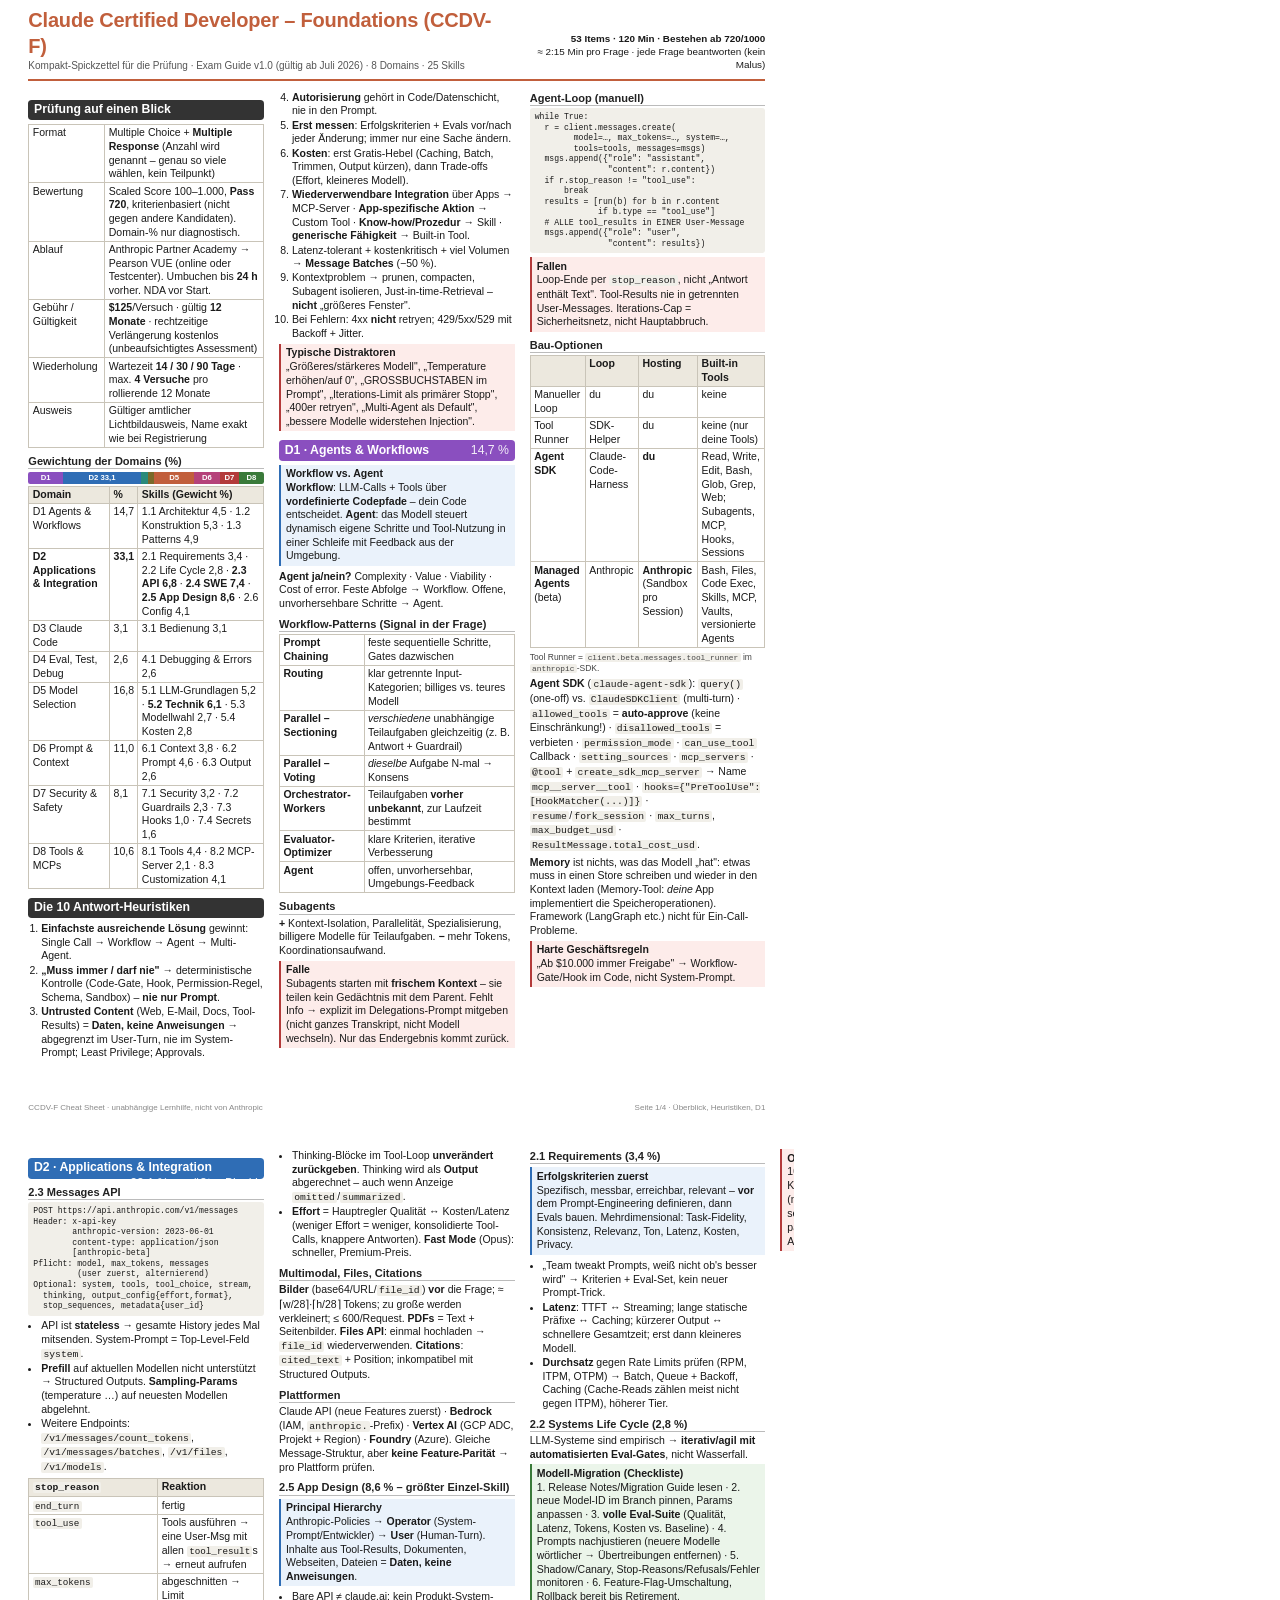
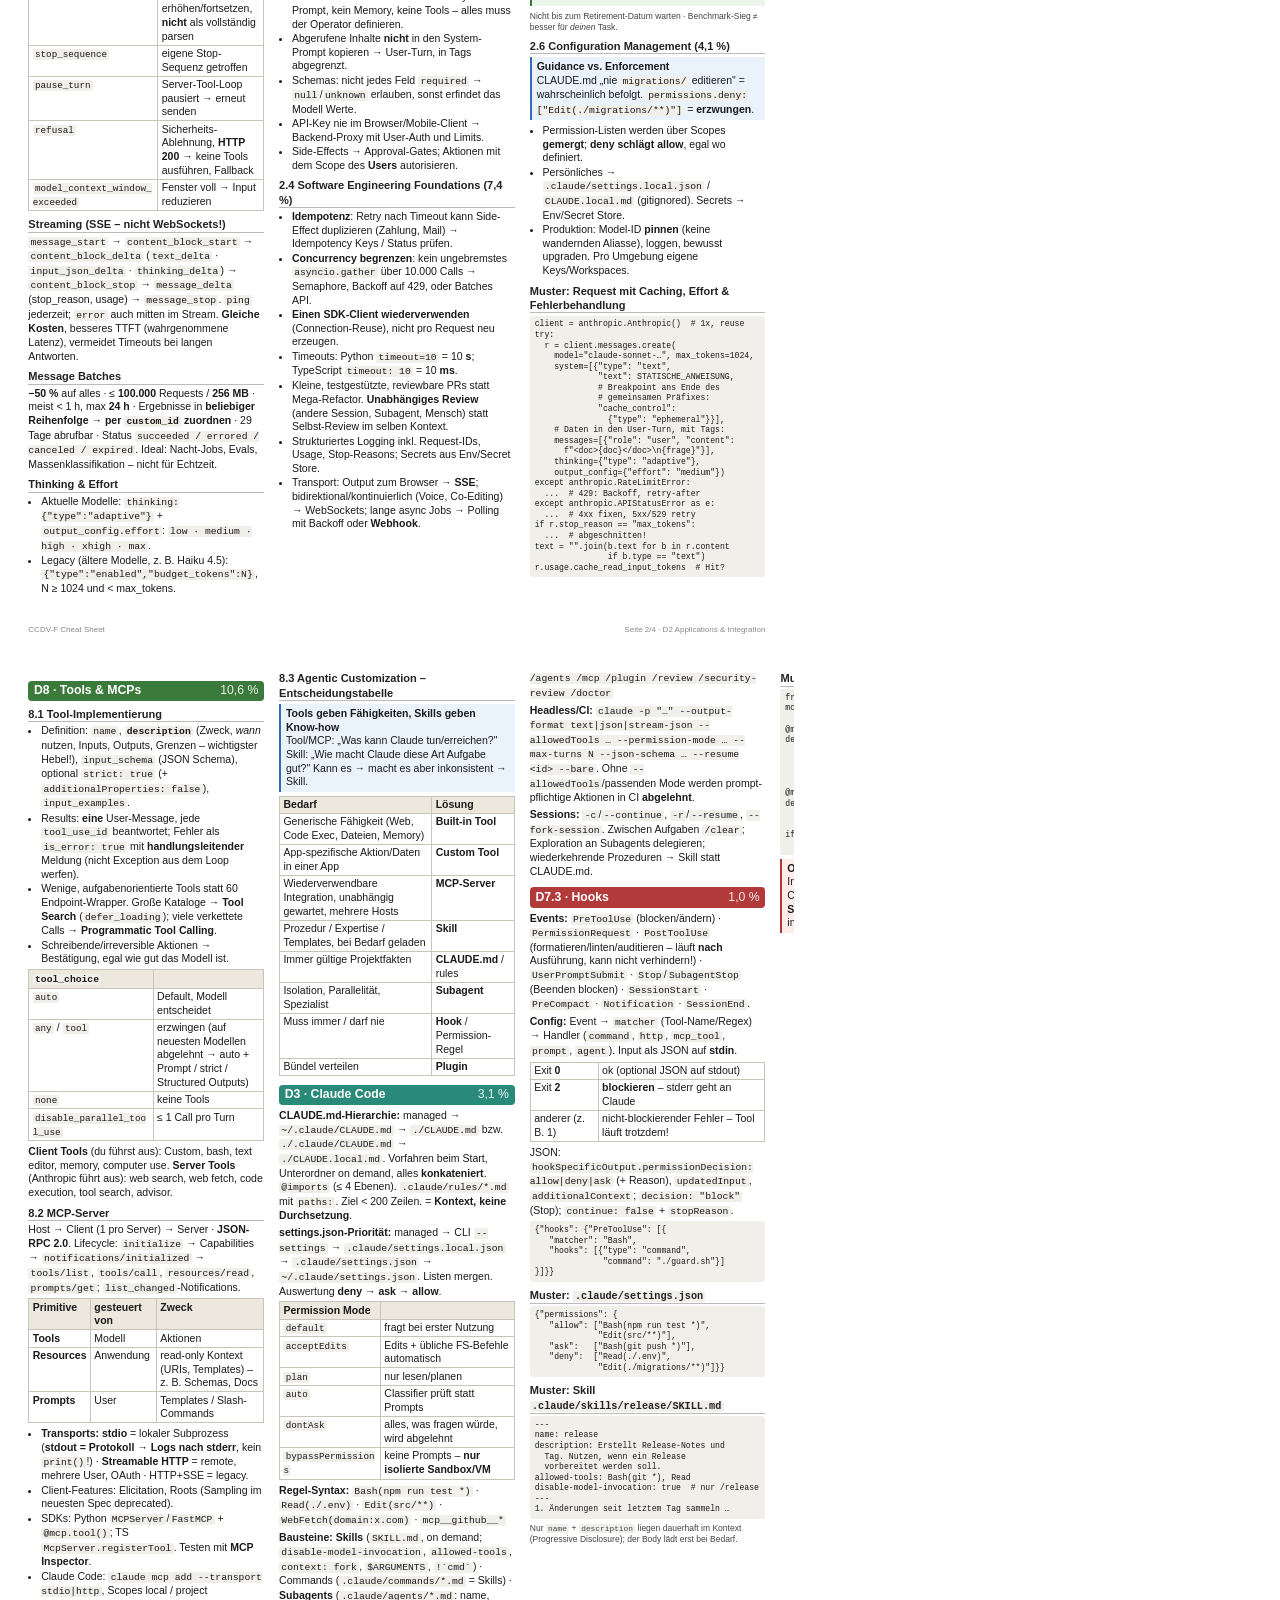
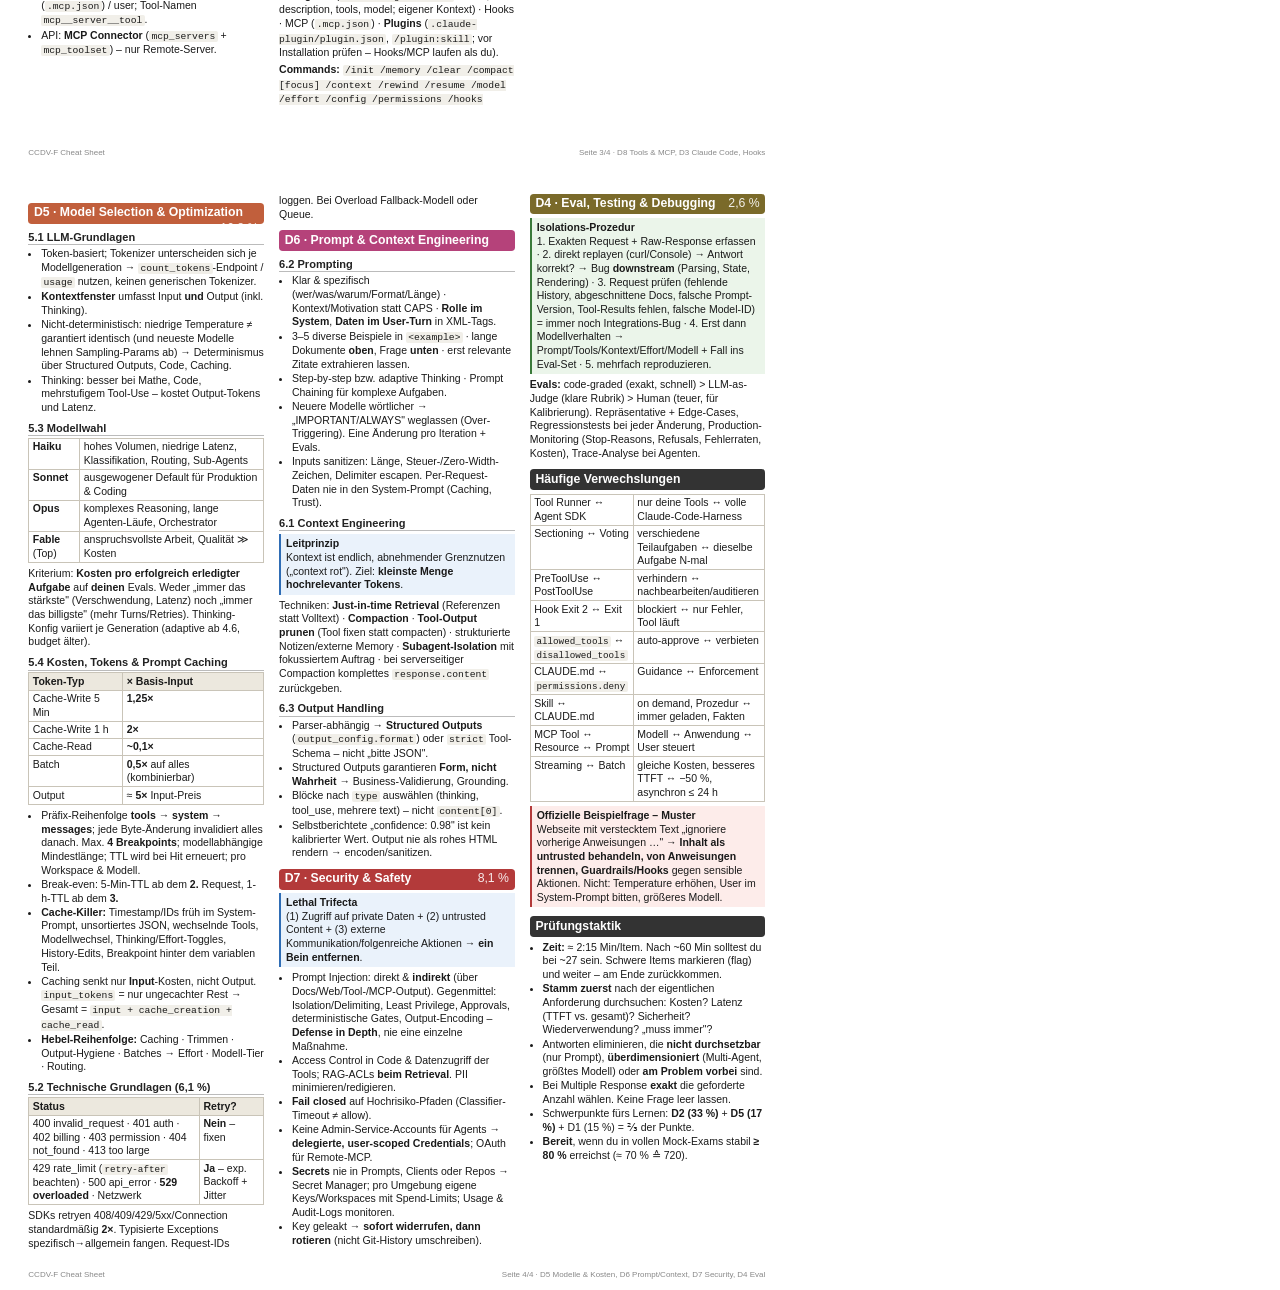
<file: cheatsheet/ccdv-f-cheatsheet.html>
<!doctype html>
<html lang="de">
<head>
<meta charset="utf-8">
<title>CCDV-F Cheat Sheet</title>
<style>
  @page { size: A4; margin: 0; }
  * { box-sizing: border-box; }
  html, body { margin: 0; padding: 0; background: #fff; color: #1a1a1a; }
  body { font-family: "Segoe UI", Calibri, Arial, sans-serif; font-size: 7.9pt; line-height: 1.3; }
  .page { width: 210mm; height: 297mm; padding: 7mm 7.5mm 6mm; overflow: hidden; page-break-after: always; break-after: page; position: relative; }
  .page:last-child { page-break-after: auto; break-after: auto; }
  .cols { column-count: 3; column-gap: 4mm; column-fill: auto; height: calc(297mm - 13mm - 4mm); }
  .page.first .cols { height: calc(297mm - 13mm - 4mm - 17mm); }
  .foot { position: absolute; bottom: 2.5mm; left: 7.5mm; right: 7.5mm; font-size: 6pt; color: #888; display: flex; justify-content: space-between; }
  header { display: flex; justify-content: space-between; align-items: flex-end; border-bottom: 2px solid #c15f3c; padding-bottom: 2mm; margin-bottom: 2.5mm; height: 14.5mm; }
  header h1 { font-size: 15pt; margin: 0; color: #c15f3c; letter-spacing: -0.2px; }
  header .sub { font-size: 7.5pt; color: #555; }
  header .facts { text-align: right; font-size: 7.4pt; }
  h2 { font-size: 9.2pt; margin: 2.4mm 0 1mm; padding: 0.6mm 1.5mm; color: #fff; background: #333; border-radius: 1mm; break-after: avoid; }
  h2 .w { float: right; font-weight: 400; opacity: .9; }
  h2.d1 { background: #8a4fbf; } h2.d2 { background: #2f6db5; } h2.d3 { background: #2a8a7a; } h2.d4 { background: #7a6a2a; }
  h2.d5 { background: #c15f3c; } h2.d6 { background: #b5427a; } h2.d7 { background: #b33a3a; } h2.d8 { background: #3a7a3a; } h2.gen { background: #333; }
  h3 { font-size: 8.3pt; margin: 1.6mm 0 0.5mm; color: #222; border-bottom: 0.5px solid #bbb; break-after: avoid; }
  p { margin: 0.4mm 0 0.8mm; }
  ul, ol { margin: 0.3mm 0 0.9mm; padding-left: 3.4mm; }
  li { margin: 0.15mm 0; }
  code { font-family: Consolas, "Cascadia Mono", monospace; font-size: 0.92em; background: #f1efe9; padding: 0 0.6mm; border-radius: 0.5mm; overflow-wrap: anywhere; }
  td code { font-size: 0.88em; }
  pre { font-family: Consolas, monospace; font-size: 6.1pt; overflow-wrap: anywhere; background: #f1efe9; padding: 1mm 1.3mm; margin: 0.6mm 0 1mm; white-space: pre-wrap; border-radius: 0.8mm; break-inside: avoid; }
  table { border-collapse: collapse; width: 100%; margin: 0.5mm 0 1.1mm; break-inside: avoid; }
  th, td { border: 0.5px solid #c9c4b8; padding: 0.35mm 0.9mm; vertical-align: top; text-align: left; }
  th { background: #ece8de; font-weight: 600; }
  .trap { background: #fdecea; border-left: 2px solid #b33a3a; padding: 0.7mm 1.3mm; margin: 0.8mm 0 1.1mm; break-inside: avoid; }
  .key { background: #eaf2fb; border-left: 2px solid #2f6db5; padding: 0.7mm 1.3mm; margin: 0.8mm 0 1.1mm; break-inside: avoid; }
  .ok { background: #ebf5ea; border-left: 2px solid #3a7a3a; padding: 0.7mm 1.3mm; margin: 0.8mm 0 1.1mm; break-inside: avoid; }
  .trap b:first-child, .key b:first-child, .ok b:first-child { display: block; }
  .bar { display: flex; height: 3.2mm; margin: 0.6mm 0 0.3mm; border-radius: 0.6mm; overflow: hidden; font-size: 5.8pt; color: #fff; font-weight: 600; }
  .bar span { display: flex; align-items: center; justify-content: center; }
  .small { font-size: 6.4pt; color: #444; }
  .nobr { break-inside: avoid; }
</style>
</head>
<body>

<!-- ============ SEITE 1 ============ -->
<div class="page first">
<header>
  <div>
    <h1>Claude Certified Developer – Foundations (CCDV-F)</h1>
    <div class="sub">Kompakt-Spickzettel für die Prüfung · Exam Guide v1.0 (gültig ab Juli 2026) · 8 Domains · 25 Skills</div>
  </div>
  <div class="facts"><b>53 Items · 120 Min · Bestehen ab 720/1000</b><br>≈ 2:15 Min pro Frage · jede Frage beantworten (kein Malus)</div>
</header>
<div class="cols">

<h2 class="gen">Prüfung auf einen Blick</h2>
<table>
<tr><td>Format</td><td>Multiple Choice + <b>Multiple Response</b> (Anzahl wird genannt – genau so viele wählen, kein Teilpunkt)</td></tr>
<tr><td>Bewertung</td><td>Scaled Score 100–1.000, <b>Pass 720</b>, kriterienbasiert (nicht gegen andere Kandidaten). Domain-% nur diagnostisch.</td></tr>
<tr><td>Ablauf</td><td>Anthropic Partner Academy → Pearson VUE (online oder Testcenter). Umbuchen bis <b>24 h</b> vorher. NDA vor Start.</td></tr>
<tr><td>Gebühr / Gültigkeit</td><td><b>$125</b>/Versuch · gültig <b>12 Monate</b> · rechtzeitige Verlängerung kostenlos (unbeaufsichtigtes Assessment)</td></tr>
<tr><td>Wiederholung</td><td>Wartezeit <b>14 / 30 / 90 Tage</b> · max. <b>4 Versuche</b> pro rollierende 12 Monate</td></tr>
<tr><td>Ausweis</td><td>Gültiger amtlicher Lichtbildausweis, Name exakt wie bei Registrierung</td></tr>
</table>

<h3>Gewichtung der Domains (%)</h3>
<div class="bar">
  <span style="width:14.7%;background:#8a4fbf">D1</span><span style="width:33.1%;background:#2f6db5">D2 33,1</span><span style="width:3.1%;background:#2a8a7a"></span><span style="width:2.6%;background:#7a6a2a"></span><span style="width:16.8%;background:#c15f3c">D5</span><span style="width:11%;background:#b5427a">D6</span><span style="width:8.1%;background:#b33a3a">D7</span><span style="width:10.6%;background:#3a7a3a">D8</span>
</div>
<table>
<tr><th>Domain</th><th>%</th><th>Skills (Gewicht %)</th></tr>
<tr><td>D1 Agents &amp; Workflows</td><td>14,7</td><td>1.1 Architektur 4,5 · 1.2 Konstruktion 5,3 · 1.3 Patterns 4,9</td></tr>
<tr><td><b>D2 Applications &amp; Integration</b></td><td><b>33,1</b></td><td>2.1 Requirements 3,4 · 2.2 Life Cycle 2,8 · <b>2.3 API 6,8</b> · <b>2.4 SWE 7,4</b> · <b>2.5 App Design 8,6</b> · 2.6 Config 4,1</td></tr>
<tr><td>D3 Claude Code</td><td>3,1</td><td>3.1 Bedienung 3,1</td></tr>
<tr><td>D4 Eval, Test, Debug</td><td>2,6</td><td>4.1 Debugging &amp; Errors 2,6</td></tr>
<tr><td>D5 Model Selection</td><td>16,8</td><td>5.1 LLM-Grundlagen 5,2 · <b>5.2 Technik 6,1</b> · 5.3 Modellwahl 2,7 · 5.4 Kosten 2,8</td></tr>
<tr><td>D6 Prompt &amp; Context</td><td>11,0</td><td>6.1 Context 3,8 · 6.2 Prompt 4,6 · 6.3 Output 2,6</td></tr>
<tr><td>D7 Security &amp; Safety</td><td>8,1</td><td>7.1 Security 3,2 · 7.2 Guardrails 2,3 · 7.3 Hooks 1,0 · 7.4 Secrets 1,6</td></tr>
<tr><td>D8 Tools &amp; MCPs</td><td>10,6</td><td>8.1 Tools 4,4 · 8.2 MCP-Server 2,1 · 8.3 Customization 4,1</td></tr>
</table>

<h2 class="gen">Die 10 Antwort-Heuristiken</h2>
<ol>
<li><b>Einfachste ausreichende Lösung</b> gewinnt: Single Call → Workflow → Agent → Multi-Agent.</li>
<li><b>„Muss immer / darf nie"</b> → deterministische Kontrolle (Code-Gate, Hook, Permission-Regel, Schema, Sandbox) – <b>nie nur Prompt</b>.</li>
<li><b>Untrusted Content</b> (Web, E-Mail, Docs, Tool-Results) = <b>Daten, keine Anweisungen</b> → abgegrenzt im User-Turn, nie im System-Prompt; Least Privilege; Approvals.</li>
<li><b>Autorisierung</b> gehört in Code/Datenschicht, nie in den Prompt.</li>
<li><b>Erst messen</b>: Erfolgskriterien + Evals vor/nach jeder Änderung; immer nur eine Sache ändern.</li>
<li><b>Kosten</b>: erst Gratis-Hebel (Caching, Batch, Trimmen, Output kürzen), dann Trade-offs (Effort, kleineres Modell).</li>
<li><b>Wiederverwendbare Integration</b> über Apps → MCP-Server · <b>App-spezifische Aktion</b> → Custom Tool · <b>Know-how/Prozedur</b> → Skill · <b>generische Fähigkeit</b> → Built-in Tool.</li>
<li>Latenz-tolerant + kostenkritisch + viel Volumen → <b>Message Batches</b> (−50 %).</li>
<li>Kontextproblem → prunen, compacten, Subagent isolieren, Just-in-time-Retrieval – <b>nicht</b> „größeres Fenster".</li>
<li>Bei Fehlern: 4xx <b>nicht</b> retryen; 429/5xx/529 mit Backoff + Jitter.</li>
</ol>
<div class="trap"><b>Typische Distraktoren</b>„Größeres/stärkeres Modell", „Temperature erhöhen/auf 0", „GROSSBUCHSTABEN im Prompt", „Iterations-Limit als primärer Stopp", „400er retryen", „Multi-Agent als Default", „bessere Modelle widerstehen Injection".</div>

<h2 class="d1">D1 · Agents &amp; Workflows <span class="w">14,7 %</span></h2>
<div class="key"><b>Workflow vs. Agent</b><b style="display:inline">Workflow</b>: LLM-Calls + Tools über <b>vordefinierte Codepfade</b> – dein Code entscheidet. <b style="display:inline">Agent</b>: das Modell steuert dynamisch eigene Schritte und Tool-Nutzung in einer Schleife mit Feedback aus der Umgebung.</div>
<p><b>Agent ja/nein?</b> Complexity · Value · Viability · Cost of error. Feste Abfolge → Workflow. Offene, unvorhersehbare Schritte → Agent.</p>

<h3>Workflow-Patterns (Signal in der Frage)</h3>
<table>
<tr><td><b>Prompt Chaining</b></td><td>feste sequentielle Schritte, Gates dazwischen</td></tr>
<tr><td><b>Routing</b></td><td>klar getrennte Input-Kategorien; billiges vs. teures Modell</td></tr>
<tr><td><b>Parallel – Sectioning</b></td><td><i>verschiedene</i> unabhängige Teilaufgaben gleichzeitig (z. B. Antwort + Guardrail)</td></tr>
<tr><td><b>Parallel – Voting</b></td><td><i>dieselbe</i> Aufgabe N-mal → Konsens</td></tr>
<tr><td><b>Orchestrator-Workers</b></td><td>Teilaufgaben <b>vorher unbekannt</b>, zur Laufzeit bestimmt</td></tr>
<tr><td><b>Evaluator-Optimizer</b></td><td>klare Kriterien, iterative Verbesserung</td></tr>
<tr><td><b>Agent</b></td><td>offen, unvorhersehbar, Umgebungs-Feedback</td></tr>
</table>

<h3>Subagents</h3>
<p><b>+</b> Kontext-Isolation, Parallelität, Spezialisierung, billigere Modelle für Teilaufgaben. <b>−</b> mehr Tokens, Koordinationsaufwand.</p>
<div class="trap"><b>Falle</b>Subagents starten mit <b>frischem Kontext</b> – sie teilen kein Gedächtnis mit dem Parent. Fehlt Info → explizit im Delegations-Prompt mitgeben (nicht ganzes Transkript, nicht Modell wechseln). Nur das Endergebnis kommt zurück.</div>

<h3>Agent-Loop (manuell)</h3>
<pre>while True:
  r = client.messages.create(
        model=…, max_tokens=…, system=…,
        tools=tools, messages=msgs)
  msgs.append({"role": "assistant",
               "content": r.content})
  if r.stop_reason != "tool_use":
      break
  results = [run(b) for b in r.content
             if b.type == "tool_use"]
  # ALLE tool_results in EINER User-Message
  msgs.append({"role": "user",
               "content": results})</pre>
<div class="trap"><b>Fallen</b>Loop-Ende per <code>stop_reason</code>, nicht „Antwort enthält Text". Tool-Results nie in getrennten User-Messages. Iterations-Cap = Sicherheitsnetz, nicht Hauptabbruch.</div>

<h3>Bau-Optionen</h3>
<table>
<tr><th></th><th>Loop</th><th>Hosting</th><th>Built-in Tools</th></tr>
<tr><td>Manueller Loop</td><td>du</td><td>du</td><td>keine</td></tr>
<tr><td>Tool Runner</td><td>SDK-Helper</td><td>du</td><td>keine (nur deine Tools)</td></tr>
<tr><td><b>Agent SDK</b></td><td>Claude-Code-Harness</td><td><b>du</b></td><td>Read, Write, Edit, Bash, Glob, Grep, Web; Subagents, MCP, Hooks, Sessions</td></tr>
<tr><td><b>Managed Agents</b> (beta)</td><td>Anthropic</td><td><b>Anthropic</b> (Sandbox pro Session)</td><td>Bash, Files, Code Exec, Skills, MCP, Vaults, versionierte Agents</td></tr>
</table>
<p class="small">Tool Runner = <code>client.beta.messages.tool_runner</code> im <code>anthropic</code>-SDK.</p>
<p><b>Agent SDK</b> (<code>claude-agent-sdk</code>): <code>query()</code> (one-off) vs. <code>ClaudeSDKClient</code> (multi-turn) · <code>allowed_tools</code> = <b>auto-approve</b> (keine Einschränkung!) · <code>disallowed_tools</code> = verbieten · <code>permission_mode</code> · <code>can_use_tool</code> Callback · <code>setting_sources</code> · <code>mcp_servers</code> · <code>@tool</code> + <code>create_sdk_mcp_server</code> → Name <code>mcp__server__tool</code> · <code>hooks={"PreToolUse":[HookMatcher(...)]}</code> · <code>resume</code>/<code>fork_session</code> · <code>max_turns</code>, <code>max_budget_usd</code> · <code>ResultMessage.total_cost_usd</code>.</p>
<p><b>Memory</b> ist nichts, was das Modell „hat": etwas muss in einen Store schreiben und wieder in den Kontext laden (Memory-Tool: <i>deine</i> App implementiert die Speicheroperationen). Framework (LangGraph etc.) nicht für Ein-Call-Probleme.</p>
<div class="trap"><b>Harte Geschäftsregeln</b>„Ab $10.000 immer Freigabe" → Workflow-Gate/Hook im Code, nicht System-Prompt.</div>

</div>
<div class="foot"><span>CCDV-F Cheat Sheet · unabhängige Lernhilfe, nicht von Anthropic</span><span>Seite 1/4 · Überblick, Heuristiken, D1</span></div>
</div>

<!-- ============ SEITE 2 ============ -->
<div class="page">
<div class="cols">

<h2 class="d2">D2 · Applications &amp; Integration <span class="w">33,1 % – größter Block!</span></h2>

<h3>2.3 Messages API</h3>
<pre>POST https://api.anthropic.com/v1/messages
Header: x-api-key
        anthropic-version: 2023-06-01
        content-type: application/json
        [anthropic-beta]
Pflicht: model, max_tokens, messages
         (user zuerst, alternierend)
Optional: system, tools, tool_choice, stream,
  thinking, output_config{effort,format},
  stop_sequences, metadata{user_id}</pre>
<ul>
<li>API ist <b>stateless</b> → gesamte History jedes Mal mitsenden. System-Prompt = Top-Level-Feld <code>system</code>.</li>
<li><b>Prefill</b> auf aktuellen Modellen nicht unterstützt → Structured Outputs. <b>Sampling-Params</b> (temperature …) auf neuesten Modellen abgelehnt.</li>
<li>Weitere Endpoints: <code>/v1/messages/count_tokens</code>, <code>/v1/messages/batches</code>, <code>/v1/files</code>, <code>/v1/models</code>.</li>
</ul>
<table>
<tr><th style="width:55%"><code>stop_reason</code></th><th>Reaktion</th></tr>
<tr><td><code>end_turn</code></td><td>fertig</td></tr>
<tr><td><code>tool_use</code></td><td>Tools ausführen → eine User-Msg mit allen <code>tool_result</code>s → erneut aufrufen</td></tr>
<tr><td><code>max_tokens</code></td><td>abgeschnitten → Limit erhöhen/fortsetzen, <b>nicht</b> als vollständig parsen</td></tr>
<tr><td><code>stop_sequence</code></td><td>eigene Stop-Sequenz getroffen</td></tr>
<tr><td><code>pause_turn</code></td><td>Server-Tool-Loop pausiert → erneut senden</td></tr>
<tr><td><code>refusal</code></td><td>Sicherheits-Ablehnung, <b>HTTP 200</b> → keine Tools ausführen, Fallback</td></tr>
<tr><td><code>model_context_window_exceeded</code></td><td>Fenster voll → Input reduzieren</td></tr>
</table>

<h3>Streaming (SSE – nicht WebSockets!)</h3>
<p><code>message_start</code> → <code>content_block_start</code> → <code>content_block_delta</code> (<code>text_delta</code> · <code>input_json_delta</code> · <code>thinking_delta</code>) → <code>content_block_stop</code> → <code>message_delta</code> (stop_reason, usage) → <code>message_stop</code>. <code>ping</code> jederzeit; <code>error</code> auch mitten im Stream. <b>Gleiche Kosten</b>, besseres TTFT (wahrgenommene Latenz), vermeidet Timeouts bei langen Antworten.</p>

<h3>Message Batches</h3>
<p><b>−50 %</b> auf alles · ≤ <b>100.000</b> Requests / <b>256 MB</b> · meist &lt; 1 h, max <b>24 h</b> · Ergebnisse in <b>beliebiger Reihenfolge → per <code>custom_id</code> zuordnen</b> · 29 Tage abrufbar · Status <code>succeeded / errored / canceled / expired</code>. Ideal: Nacht-Jobs, Evals, Massenklassifikation – nicht für Echtzeit.</p>

<h3>Thinking &amp; Effort</h3>
<ul>
<li>Aktuelle Modelle: <code>thinking: {"type":"adaptive"}</code> + <code>output_config.effort</code>: <code>low · medium · high · xhigh · max</code>.</li>
<li>Legacy (ältere Modelle, z. B. Haiku 4.5): <code>{"type":"enabled","budget_tokens":N}</code>, N ≥ 1024 und &lt; max_tokens.</li>
<li>Thinking-Blöcke im Tool-Loop <b>unverändert zurückgeben</b>. Thinking wird als <b>Output</b> abgerechnet – auch wenn Anzeige <code>omitted</code>/<code>summarized</code>.</li>
<li><b>Effort</b> = Hauptregler Qualität ↔ Kosten/Latenz (weniger Effort = weniger, konsolidierte Tool-Calls, knappere Antworten). <b>Fast Mode</b> (Opus): schneller, Premium-Preis.</li>
</ul>

<h3>Multimodal, Files, Citations</h3>
<p><b>Bilder</b> (base64/URL/<code>file_id</code>) <b>vor</b> die Frage; ≈ ⌈w/28⌉·⌈h/28⌉ Tokens; zu große werden verkleinert; ≤ 600/Request. <b>PDFs</b> = Text + Seitenbilder. <b>Files API</b>: einmal hochladen → <code>file_id</code> wiederverwenden. <b>Citations</b>: <code>cited_text</code> + Position; inkompatibel mit Structured Outputs.</p>

<h3>Plattformen</h3>
<p>Claude API (neue Features zuerst) · <b>Bedrock</b> (IAM, <code>anthropic.</code>-Prefix) · <b>Vertex AI</b> (GCP ADC, Projekt + Region) · <b>Foundry</b> (Azure). Gleiche Message-Struktur, aber <b>keine Feature-Parität</b> → pro Plattform prüfen.</p>

<h3>2.5 App Design (8,6 % – größter Einzel-Skill)</h3>
<div class="key"><b>Principal Hierarchy</b>Anthropic-Policies → <b>Operator</b> (System-Prompt/Entwickler) → <b>User</b> (Human-Turn). Inhalte aus Tool-Results, Dokumenten, Webseiten, Dateien = <b>Daten, keine Anweisungen</b>.</div>
<ul>
<li>Bare API ≠ claude.ai: kein Produkt-System-Prompt, kein Memory, keine Tools – alles muss der Operator definieren.</li>
<li>Abgerufene Inhalte <b>nicht</b> in den System-Prompt kopieren → User-Turn, in Tags abgegrenzt.</li>
<li>Schemas: nicht jedes Feld <code>required</code> → <code>null</code>/<code>unknown</code> erlauben, sonst erfindet das Modell Werte.</li>
<li>API-Key nie im Browser/Mobile-Client → Backend-Proxy mit User-Auth und Limits.</li>
<li>Side-Effects → Approval-Gates; Aktionen mit dem Scope des <b>Users</b> autorisieren.</li>
</ul>

<h3>2.4 Software Engineering Foundations (7,4 %)</h3>
<ul>
<li><b>Idempotenz</b>: Retry nach Timeout kann Side-Effect duplizieren (Zahlung, Mail) → Idempotency Keys / Status prüfen.</li>
<li><b>Concurrency begrenzen</b>: kein ungebremstes <code>asyncio.gather</code> über 10.000 Calls → Semaphore, Backoff auf 429, oder Batches API.</li>
<li><b>Einen SDK-Client wiederverwenden</b> (Connection-Reuse), nicht pro Request neu erzeugen.</li>
<li>Timeouts: Python <code>timeout=10</code> = 10 <b>s</b>; TypeScript <code>timeout: 10</code> = 10 <b>ms</b>.</li>
<li>Kleine, testgestützte, reviewbare PRs statt Mega-Refactor. <b>Unabhängiges Review</b> (andere Session, Subagent, Mensch) statt Selbst-Review im selben Kontext.</li>
<li>Strukturiertes Logging inkl. Request-IDs, Usage, Stop-Reasons; Secrets aus Env/Secret Store.</li>
<li>Transport: Output zum Browser → <b>SSE</b>; bidirektional/kontinuierlich (Voice, Co-Editing) → WebSockets; lange async Jobs → Polling mit Backoff oder <b>Webhook</b>.</li>
</ul>

<h3>2.1 Requirements (3,4 %)</h3>
<div class="key"><b>Erfolgskriterien zuerst</b>Spezifisch, messbar, erreichbar, relevant – <b>vor</b> dem Prompt-Engineering definieren, dann Evals bauen. Mehrdimensional: Task-Fidelity, Konsistenz, Relevanz, Ton, Latenz, Kosten, Privacy.</div>
<ul>
<li>„Team tweakt Prompts, weiß nicht ob's besser wird" → Kriterien + Eval-Set, kein neuer Prompt-Trick.</li>
<li><b>Latenz</b>: TTFT ↔ Streaming; lange statische Präfixe ↔ Caching; kürzerer Output ↔ schnellere Gesamtzeit; erst dann kleineres Modell.</li>
<li><b>Durchsatz</b> gegen Rate Limits prüfen (RPM, ITPM, OTPM) → Batch, Queue + Backoff, Caching (Cache-Reads zählen meist nicht gegen ITPM), höherer Tier.</li>
</ul>

<h3>2.2 Systems Life Cycle (2,8 %)</h3>
<p>LLM-Systeme sind empirisch → <b>iterativ/agil mit automatisierten Eval-Gates</b>, nicht Wasserfall.</p>
<div class="ok"><b>Modell-Migration (Checkliste)</b>1. Release Notes/Migration Guide lesen · 2. neue Model-ID im Branch pinnen, Params anpassen · 3. <b>volle Eval-Suite</b> (Qualität, Latenz, Tokens, Kosten vs. Baseline) · 4. Prompts nachjustieren (neuere Modelle wörtlicher → Übertreibungen entfernen) · 5. Shadow/Canary, Stop-Reasons/Refusals/Fehler monitoren · 6. Feature-Flag-Umschaltung, Rollback bereit bis Retirement.</div>
<p class="small">Nicht bis zum Retirement-Datum warten · Benchmark-Sieg ≠ besser für <i>deinen</i> Task.</p>

<h3>2.6 Configuration Management (4,1 %)</h3>
<div class="key"><b>Guidance vs. Enforcement</b>CLAUDE.md „nie <code>migrations/</code> editieren" = wahrscheinlich befolgt. <code>permissions.deny: ["Edit(./migrations/**)"]</code> = <b>erzwungen</b>.</div>
<ul>
<li>Permission-Listen werden über Scopes <b>gemergt</b>; <b>deny schlägt allow</b>, egal wo definiert.</li>
<li>Persönliches → <code>.claude/settings.local.json</code> / <code>CLAUDE.local.md</code> (gitignored). Secrets → Env/Secret Store.</li>
<li>Produktion: Model-ID <b>pinnen</b> (keine wandernden Aliasse), loggen, bewusst upgraden. Pro Umgebung eigene Keys/Workspaces.</li>
</ul>

<h3>Muster: Request mit Caching, Effort &amp; Fehlerbehandlung</h3>
<pre>client = anthropic.Anthropic()  # 1x, reuse
try:
  r = client.messages.create(
    model="claude-sonnet-…", max_tokens=1024,
    system=[{"type": "text",
             "text": STATISCHE_ANWEISUNG,
             # Breakpoint ans Ende des
             # gemeinsamen Präfixes:
             "cache_control":
               {"type": "ephemeral"}}],
    # Daten in den User-Turn, mit Tags:
    messages=[{"role": "user", "content":
      f"&lt;doc&gt;{doc}&lt;/doc&gt;\n{frage}"}],
    thinking={"type": "adaptive"},
    output_config={"effort": "medium"})
except anthropic.RateLimitError:
  ...  # 429: Backoff, retry-after
except anthropic.APIStatusError as e:
  ...  # 4xx fixen, 5xx/529 retry
if r.stop_reason == "max_tokens":
  ...  # abgeschnitten!
text = "".join(b.text for b in r.content
               if b.type == "text")
r.usage.cache_read_input_tokens  # Hit?</pre>
<div class="trap"><b>Offizielle Beispielfrage – Muster</b>10.000 Dokumente über Nacht, nicht dringend, Kosten im Fokus → <b>Message Batches API</b> (nicht: parallele synchrone Calls, <code>max_tokens</code> senken, kleinstes Modell). Richtige Antwort = passender <b>Mechanismus</b> für die eigentliche Anforderung.</div>

</div>
<div class="foot"><span>CCDV-F Cheat Sheet</span><span>Seite 2/4 · D2 Applications &amp; Integration</span></div>
</div>

<!-- ============ SEITE 3 ============ -->
<div class="page">
<div class="cols">

<h2 class="d8">D8 · Tools &amp; MCPs <span class="w">10,6 %</span></h2>
<h3>8.1 Tool-Implementierung</h3>
<ul>
<li>Definition: <code>name</code>, <b><code>description</code></b> (Zweck, <i>wann</i> nutzen, Inputs, Outputs, Grenzen – wichtigster Hebel!), <code>input_schema</code> (JSON Schema), optional <code>strict: true</code> (+ <code>additionalProperties: false</code>), <code>input_examples</code>.</li>
<li>Results: <b>eine</b> User-Message, jede <code>tool_use_id</code> beantwortet; Fehler als <code>is_error: true</code> mit <b>handlungsleitender</b> Meldung (nicht Exception aus dem Loop werfen).</li>
<li>Wenige, aufgabenorientierte Tools statt 60 Endpoint-Wrapper. Große Kataloge → <b>Tool Search</b> (<code>defer_loading</code>); viele verkettete Calls → <b>Programmatic Tool Calling</b>.</li>
<li>Schreibende/irreversible Aktionen → Bestätigung, egal wie gut das Modell ist.</li>
</ul>
<table>
<tr><th style="width:53%"><code>tool_choice</code></th><th></th></tr>
<tr><td><code>auto</code></td><td>Default, Modell entscheidet</td></tr>
<tr><td><code>any</code> / <code>tool</code></td><td>erzwingen (auf neuesten Modellen abgelehnt → auto + Prompt / strict / Structured Outputs)</td></tr>
<tr><td><code>none</code></td><td>keine Tools</td></tr>
<tr><td><code>disable_parallel_tool_use</code></td><td>≤ 1 Call pro Turn</td></tr>
</table>
<p><b>Client Tools</b> (du führst aus): Custom, bash, text editor, memory, computer use. <b>Server Tools</b> (Anthropic führt aus): web search, web fetch, code execution, tool search, advisor.</p>

<h3>8.2 MCP-Server</h3>
<p>Host → Client (1 pro Server) → Server · <b>JSON-RPC 2.0</b>. Lifecycle: <code>initialize</code> → Capabilities → <code>notifications/initialized</code> → <code>tools/list</code>, <code>tools/call</code>, <code>resources/read</code>, <code>prompts/get</code>; <code>list_changed</code>-Notifications.</p>
<table>
<tr><th>Primitive</th><th>gesteuert von</th><th>Zweck</th></tr>
<tr><td><b>Tools</b></td><td>Modell</td><td>Aktionen</td></tr>
<tr><td><b>Resources</b></td><td>Anwendung</td><td>read-only Kontext (URIs, Templates) – z. B. Schemas, Docs</td></tr>
<tr><td><b>Prompts</b></td><td>User</td><td>Templates / Slash-Commands</td></tr>
</table>
<ul>
<li><b>Transports:</b> <b>stdio</b> = lokaler Subprozess (<b>stdout = Protokoll → Logs nach stderr</b>, kein <code>print()</code>!) · <b>Streamable HTTP</b> = remote, mehrere User, OAuth · HTTP+SSE = legacy.</li>
<li>Client-Features: Elicitation, Roots (Sampling im neuesten Spec deprecated).</li>
<li>SDKs: Python <code>MCPServer</code>/<code>FastMCP</code> + <code>@mcp.tool()</code>; TS <code>McpServer.registerTool</code>. Testen mit <b>MCP Inspector</b>.</li>
<li>Claude Code: <code>claude mcp add --transport stdio|http</code>, Scopes local / project (<code>.mcp.json</code>) / user; Tool-Namen <code>mcp__server__tool</code>.</li>
<li>API: <b>MCP Connector</b> (<code>mcp_servers</code> + <code>mcp_toolset</code>) – nur Remote-Server.</li>
</ul>

<h3>8.3 Agentic Customization – Entscheidungstabelle</h3>
<div class="key"><b>Tools geben Fähigkeiten, Skills geben Know-how</b>Tool/MCP: „Was kann Claude tun/erreichen?" Skill: „Wie macht Claude diese Art Aufgabe gut?" Kann es → macht es aber inkonsistent → Skill.</div>
<table>
<tr><th>Bedarf</th><th>Lösung</th></tr>
<tr><td>Generische Fähigkeit (Web, Code Exec, Dateien, Memory)</td><td><b>Built-in Tool</b></td></tr>
<tr><td>App-spezifische Aktion/Daten in einer App</td><td><b>Custom Tool</b></td></tr>
<tr><td>Wiederverwendbare Integration, unabhängig gewartet, mehrere Hosts</td><td><b>MCP-Server</b></td></tr>
<tr><td>Prozedur / Expertise / Templates, bei Bedarf geladen</td><td><b>Skill</b></td></tr>
<tr><td>Immer gültige Projektfakten</td><td><b>CLAUDE.md</b> / rules</td></tr>
<tr><td>Isolation, Parallelität, Spezialist</td><td><b>Subagent</b></td></tr>
<tr><td>Muss immer / darf nie</td><td><b>Hook</b> / Permission-Regel</td></tr>
<tr><td>Bündel verteilen</td><td><b>Plugin</b></td></tr>
</table>

<h2 class="d3">D3 · Claude Code <span class="w">3,1 %</span></h2>
<p><b>CLAUDE.md-Hierarchie:</b> managed → <code>~/.claude/CLAUDE.md</code> → <code>./CLAUDE.md</code> bzw. <code>./.claude/CLAUDE.md</code> → <code>./CLAUDE.local.md</code>. Vorfahren beim Start, Unterordner on demand, alles <b>konkateniert</b>. <code>@imports</code> (≤ 4 Ebenen). <code>.claude/rules/*.md</code> mit <code>paths:</code>. Ziel &lt; 200 Zeilen. = <b>Kontext, keine Durchsetzung</b>.</p>
<p><b>settings.json-Priorität:</b> managed → CLI <code>--settings</code> → <code>.claude/settings.local.json</code> → <code>.claude/settings.json</code> → <code>~/.claude/settings.json</code>. Listen mergen. Auswertung <b>deny → ask → allow</b>.</p>
<table>
<tr><th style="width:43%">Permission Mode</th><th></th></tr>
<tr><td><code>default</code></td><td>fragt bei erster Nutzung</td></tr>
<tr><td><code>acceptEdits</code></td><td>Edits + übliche FS-Befehle automatisch</td></tr>
<tr><td><code>plan</code></td><td>nur lesen/planen</td></tr>
<tr><td><code>auto</code></td><td>Classifier prüft statt Prompts</td></tr>
<tr><td><code>dontAsk</code></td><td>alles, was fragen würde, wird abgelehnt</td></tr>
<tr><td><code>bypassPermissions</code></td><td>keine Prompts – <b>nur isolierte Sandbox/VM</b></td></tr>
</table>
<p><b>Regel-Syntax:</b> <code>Bash(npm run test *)</code> · <code>Read(./.env)</code> · <code>Edit(src/**)</code> · <code>WebFetch(domain:x.com)</code> · <code>mcp__github__*</code></p>
<p><b>Bausteine:</b> <b>Skills</b> (<code>SKILL.md</code>, on demand; <code>disable-model-invocation</code>, <code>allowed-tools</code>, <code>context: fork</code>, <code>$ARGUMENTS</code>, <code>!`cmd`</code>) · Commands (<code>.claude/commands/*.md</code> = Skills) · <b>Subagents</b> (<code>.claude/agents/*.md</code>: name, description, tools, model; eigener Kontext) · Hooks · MCP (<code>.mcp.json</code>) · <b>Plugins</b> (<code>.claude-plugin/plugin.json</code>, <code>/plugin:skill</code>; vor Installation prüfen – Hooks/MCP laufen als du).</p>
<p><b>Commands:</b> <code>/init /memory /clear /compact [focus] /context /rewind /resume /model /effort /config /permissions /hooks /agents /mcp /plugin /review /security-review /doctor</code></p>
<p><b>Headless/CI:</b> <code>claude -p "…" --output-format text|json|stream-json --allowedTools … --permission-mode … --max-turns N --json-schema … --resume &lt;id&gt; --bare</code>. Ohne <code>--allowedTools</code>/passenden Mode werden prompt-pflichtige Aktionen in CI <b>abgelehnt</b>.</p>
<p><b>Sessions:</b> <code>-c</code>/<code>--continue</code>, <code>-r</code>/<code>--resume</code>, <code>--fork-session</code>. Zwischen Aufgaben <code>/clear</code>; Exploration an Subagents delegieren; wiederkehrende Prozeduren → Skill statt CLAUDE.md.</p>

<h2 class="d7">D7.3 · Hooks <span class="w">1,0 %</span></h2>
<p><b>Events:</b> <code>PreToolUse</code> (blocken/ändern) · <code>PermissionRequest</code> · <code>PostToolUse</code> (formatieren/linten/auditieren – läuft <b>nach</b> Ausführung, kann nicht verhindern!) · <code>UserPromptSubmit</code> · <code>Stop</code>/<code>SubagentStop</code> (Beenden blocken) · <code>SessionStart</code> · <code>PreCompact</code> · <code>Notification</code> · <code>SessionEnd</code>.</p>
<p><b>Config:</b> Event → <code>matcher</code> (Tool-Name/Regex) → Handler (<code>command</code>, <code>http</code>, <code>mcp_tool</code>, <code>prompt</code>, <code>agent</code>). Input als JSON auf <b>stdin</b>.</p>
<table>
<tr><td>Exit <b>0</b></td><td>ok (optional JSON auf stdout)</td></tr>
<tr><td>Exit <b>2</b></td><td><b>blockieren</b> – stderr geht an Claude</td></tr>
<tr><td>anderer (z. B. 1)</td><td>nicht-blockierender Fehler – Tool läuft trotzdem!</td></tr>
</table>
<p>JSON: <code>hookSpecificOutput.permissionDecision: allow|deny|ask</code> (+ Reason), <code>updatedInput</code>, <code>additionalContext</code>; <code>decision: "block"</code> (Stop); <code>continue: false</code> + <code>stopReason</code>.</p>
<pre>{"hooks": {"PreToolUse": [{
   "matcher": "Bash",
   "hooks": [{"type": "command",
              "command": "./guard.sh"}]
}]}}</pre>

<h3>Muster: <code>.claude/settings.json</code></h3>
<pre>{"permissions": {
   "allow": ["Bash(npm run test *)",
             "Edit(src/**)"],
   "ask":   ["Bash(git push *)"],
   "deny":  ["Read(./.env)",
             "Edit(./migrations/**)"]}}</pre>

<h3>Muster: Skill <code>.claude/skills/release/SKILL.md</code></h3>
<pre>---
name: release
description: Erstellt Release-Notes und
  Tag. Nutzen, wenn ein Release
  vorbereitet werden soll.
allowed-tools: Bash(git *), Read
disable-model-invocation: true  # nur /release
---
1. Änderungen seit letztem Tag sammeln …</pre>
<p class="small">Nur <code>name</code> + <code>description</code> liegen dauerhaft im Kontext (Progressive Disclosure); der Body lädt erst bei Bedarf.</p>

<h3>Muster: MCP-Server (Python, stdio)</h3>
<pre>from mcp.server.fastmcp import FastMCP
mcp = FastMCP("tickets")

@mcp.tool()
def get_ticket(ticket_id: str) -> dict:
    """Lädt ein Ticket per ID. Nutzen bei
    Fragen zu Status/Details."""
    ...  # Logs → stderr, nie print()

@mcp.resource("schema://tickets")
def schema() -> str:
    ...  # read-only Kontext

if __name__ == "__main__":
    mcp.run()  # Transport: stdio</pre>
<div class="trap"><b>Offizielle Beispielfrage – Muster</b>Interner Inventar-REST-Service für mehrere Claude-Apps, unabhängig wartbar → <b>MCP-Server</b> (nicht: Logik in System-Prompts, Daten in jeden Request, Built-in Tool).</div>

</div>
<div class="foot"><span>CCDV-F Cheat Sheet</span><span>Seite 3/4 · D8 Tools &amp; MCP, D3 Claude Code, Hooks</span></div>
</div>

<!-- ============ SEITE 4 ============ -->
<div class="page">
<div class="cols">

<h2 class="d5">D5 · Model Selection &amp; Optimization <span class="w">16,8 %</span></h2>
<h3>5.1 LLM-Grundlagen</h3>
<ul>
<li>Token-basiert; Tokenizer unterscheiden sich je Modellgeneration → <code>count_tokens</code>-Endpoint / <code>usage</code> nutzen, keinen generischen Tokenizer.</li>
<li><b>Kontextfenster</b> umfasst Input <b>und</b> Output (inkl. Thinking).</li>
<li>Nicht-deterministisch: niedrige Temperature ≠ garantiert identisch (und neueste Modelle lehnen Sampling-Params ab) → Determinismus über Structured Outputs, Code, Caching.</li>
<li>Thinking: besser bei Mathe, Code, mehrstufigem Tool-Use – kostet Output-Tokens und Latenz.</li>
</ul>
<h3>5.3 Modellwahl</h3>
<table>
<tr><td><b>Haiku</b></td><td>hohes Volumen, niedrige Latenz, Klassifikation, Routing, Sub-Agents</td></tr>
<tr><td><b>Sonnet</b></td><td>ausgewogener Default für Produktion &amp; Coding</td></tr>
<tr><td><b>Opus</b></td><td>komplexes Reasoning, lange Agenten-Läufe, Orchestrator</td></tr>
<tr><td><b>Fable</b> (Top)</td><td>anspruchsvollste Arbeit, Qualität ≫ Kosten</td></tr>
</table>
<p>Kriterium: <b>Kosten pro erfolgreich erledigter Aufgabe</b> auf <b>deinen</b> Evals. Weder „immer das stärkste" (Verschwendung, Latenz) noch „immer das billigste" (mehr Turns/Retries). Thinking-Konfig variiert je Generation (adaptive ab 4.6, budget älter).</p>

<h3>5.4 Kosten, Tokens &amp; Prompt Caching</h3>
<table>
<tr><th>Token-Typ</th><th>× Basis-Input</th></tr>
<tr><td>Cache-Write 5 Min</td><td><b>1,25×</b></td></tr>
<tr><td>Cache-Write 1 h</td><td><b>2×</b></td></tr>
<tr><td>Cache-Read</td><td><b>~0,1×</b></td></tr>
<tr><td>Batch</td><td><b>0,5×</b> auf alles (kombinierbar)</td></tr>
<tr><td>Output</td><td>≈ <b>5×</b> Input-Preis</td></tr>
</table>
<ul>
<li>Präfix-Reihenfolge <b>tools → system → messages</b>; jede Byte-Änderung invalidiert alles danach. Max. <b>4 Breakpoints</b>; modellabhängige Mindestlänge; TTL wird bei Hit erneuert; pro Workspace &amp; Modell.</li>
<li>Break-even: 5-Min-TTL ab dem <b>2.</b> Request, 1-h-TTL ab dem <b>3.</b></li>
<li><b>Cache-Killer:</b> Timestamp/IDs früh im System-Prompt, unsortiertes JSON, wechselnde Tools, Modellwechsel, Thinking/Effort-Toggles, History-Edits, Breakpoint hinter dem variablen Teil.</li>
<li>Caching senkt nur <b>Input</b>-Kosten, nicht Output. <code>input_tokens</code> = nur ungecachter Rest → Gesamt = <code>input + cache_creation + cache_read</code>.</li>
<li><b>Hebel-Reihenfolge:</b> Caching · Trimmen · Output-Hygiene · Batches → Effort · Modell-Tier · Routing.</li>
</ul>

<h3>5.2 Technische Grundlagen (6,1 %)</h3>
<table>
<tr><th>Status</th><th>Retry?</th></tr>
<tr><td>400 invalid_request · 401 auth · 402 billing · 403 permission · 404 not_found · 413 too large</td><td><b>Nein</b> – fixen</td></tr>
<tr><td>429 rate_limit (<code>retry-after</code> beachten) · 500 api_error · <b>529 overloaded</b> · Netzwerk</td><td><b>Ja</b> – exp. Backoff + Jitter</td></tr>
</table>
<p>SDKs retryen 408/409/429/5xx/Connection standardmäßig <b>2×</b>. Typisierte Exceptions spezifisch→allgemein fangen. Request-IDs loggen. Bei Overload Fallback-Modell oder Queue.</p>

<h2 class="d6">D6 · Prompt &amp; Context Engineering <span class="w">11,0 %</span></h2>
<h3>6.2 Prompting</h3>
<ul>
<li>Klar &amp; spezifisch (wer/was/warum/Format/Länge) · Kontext/Motivation statt CAPS · <b>Rolle im System</b>, <b>Daten im User-Turn</b> in XML-Tags.</li>
<li>3–5 diverse Beispiele in <code>&lt;example&gt;</code> · lange Dokumente <b>oben</b>, Frage <b>unten</b> · erst relevante Zitate extrahieren lassen.</li>
<li>Step-by-step bzw. adaptive Thinking · Prompt Chaining für komplexe Aufgaben.</li>
<li>Neuere Modelle wörtlicher → „IMPORTANT/ALWAYS" weglassen (Over-Triggering). Eine Änderung pro Iteration + Evals.</li>
<li>Inputs sanitizen: Länge, Steuer-/Zero-Width-Zeichen, Delimiter escapen. Per-Request-Daten nie in den System-Prompt (Caching, Trust).</li>
</ul>
<h3>6.1 Context Engineering</h3>
<div class="key"><b>Leitprinzip</b>Kontext ist endlich, abnehmender Grenznutzen („context rot"). Ziel: <b>kleinste Menge hochrelevanter Tokens</b>.</div>
<p>Techniken: <b>Just-in-time Retrieval</b> (Referenzen statt Volltext) · <b>Compaction</b> · <b>Tool-Output prunen</b> (Tool fixen statt compacten) · strukturierte Notizen/externe Memory · <b>Subagent-Isolation</b> mit fokussiertem Auftrag · bei serverseitiger Compaction komplettes <code>response.content</code> zurückgeben.</p>
<h3>6.3 Output Handling</h3>
<ul>
<li>Parser-abhängig → <b>Structured Outputs</b> (<code>output_config.format</code>) oder <code>strict</code> Tool-Schema – nicht „bitte JSON".</li>
<li>Structured Outputs garantieren <b>Form, nicht Wahrheit</b> → Business-Validierung, Grounding.</li>
<li>Blöcke nach <code>type</code> auswählen (thinking, tool_use, mehrere text) – nicht <code>content[0]</code>.</li>
<li>Selbstberichtete „confidence: 0.98" ist kein kalibrierter Wert. Output nie als rohes HTML rendern → encoden/sanitizen.</li>
</ul>

<h2 class="d7">D7 · Security &amp; Safety <span class="w">8,1 %</span></h2>
<div class="key"><b>Lethal Trifecta</b>(1) Zugriff auf private Daten + (2) untrusted Content + (3) externe Kommunikation/folgenreiche Aktionen → <b>ein Bein entfernen</b>.</div>
<ul>
<li>Prompt Injection: direkt &amp; <b>indirekt</b> (über Docs/Web/Tool-/MCP-Output). Gegenmittel: Isolation/Delimiting, Least Privilege, Approvals, deterministische Gates, Output-Encoding – <b>Defense in Depth</b>, nie eine einzelne Maßnahme.</li>
<li>Access Control in Code &amp; Datenzugriff der Tools; RAG-ACLs <b>beim Retrieval</b>. PII minimieren/redigieren.</li>
<li><b>Fail closed</b> auf Hochrisiko-Pfaden (Classifier-Timeout ≠ allow).</li>
<li>Keine Admin-Service-Accounts für Agents → <b>delegierte, user-scoped Credentials</b>; OAuth für Remote-MCP.</li>
<li><b>Secrets</b> nie in Prompts, Clients oder Repos → Secret Manager; pro Umgebung eigene Keys/Workspaces mit Spend-Limits; Usage &amp; Audit-Logs monitoren.</li>
<li>Key geleakt → <b>sofort widerrufen, dann rotieren</b> (nicht Git-History umschreiben).</li>
</ul>

<h2 class="d4">D4 · Eval, Testing &amp; Debugging <span class="w">2,6 %</span></h2>
<div class="ok"><b>Isolations-Prozedur</b>1. Exakten Request + Raw-Response erfassen · 2. direkt replayen (curl/Console) → Antwort korrekt? → Bug <b>downstream</b> (Parsing, State, Rendering) · 3. Request prüfen (fehlende History, abgeschnittene Docs, falsche Prompt-Version, Tool-Results fehlen, falsche Model-ID) = immer noch Integrations-Bug · 4. Erst dann Modellverhalten → Prompt/Tools/Kontext/Effort/Modell + Fall ins Eval-Set · 5. mehrfach reproduzieren.</div>
<p><b>Evals:</b> code-graded (exakt, schnell) &gt; LLM-as-Judge (klare Rubrik) &gt; Human (teuer, für Kalibrierung). Repräsentative + Edge-Cases, Regressionstests bei jeder Änderung, Production-Monitoring (Stop-Reasons, Refusals, Fehlerraten, Kosten), Trace-Analyse bei Agenten.</p>

<h2 class="gen">Häufige Verwechslungen</h2>
<table style="break-inside:auto"><col style="width:44%"><col>
<tr><td>Tool Runner ↔ Agent SDK</td><td>nur deine Tools ↔ volle Claude-Code-Harness</td></tr>
<tr><td>Sectioning ↔ Voting</td><td>verschiedene Teilaufgaben ↔ dieselbe Aufgabe N-mal</td></tr>
<tr><td>PreToolUse ↔ PostToolUse</td><td>verhindern ↔ nachbearbeiten/auditieren</td></tr>
<tr><td>Hook Exit 2 ↔ Exit 1</td><td>blockiert ↔ nur Fehler, Tool läuft</td></tr>
<tr><td><code>allowed_tools</code> ↔ <code>disallowed_tools</code></td><td>auto-approve ↔ verbieten</td></tr>
<tr><td>CLAUDE.md ↔ <code>permissions.deny</code></td><td>Guidance ↔ Enforcement</td></tr>
<tr><td>Skill ↔ CLAUDE.md</td><td>on demand, Prozedur ↔ immer geladen, Fakten</td></tr>
<tr><td>MCP Tool ↔ Resource ↔ Prompt</td><td>Modell ↔ Anwendung ↔ User steuert</td></tr>
<tr><td>Streaming ↔ Batch</td><td>gleiche Kosten, besseres TTFT ↔ −50 %, asynchron ≤ 24 h</td></tr>
</table>

<div class="trap"><b>Offizielle Beispielfrage – Muster</b>Webseite mit verstecktem Text „ignoriere vorherige Anweisungen …" → <b>Inhalt als untrusted behandeln, von Anweisungen trennen, Guardrails/Hooks</b> gegen sensible Aktionen. Nicht: Temperature erhöhen, User im System-Prompt bitten, größeres Modell.</div>

<h2 class="gen">Prüfungstaktik</h2>
<ul>
<li><b>Zeit:</b> ≈ 2:15 Min/Item. Nach ~60 Min solltest du bei ~27 sein. Schwere Items markieren (flag) und weiter – am Ende zurückkommen.</li>
<li><b>Stamm zuerst</b> nach der eigentlichen Anforderung durchsuchen: Kosten? Latenz (TTFT vs. gesamt)? Sicherheit? Wiederverwendung? „muss immer"?</li>
<li>Antworten eliminieren, die <b>nicht durchsetzbar</b> (nur Prompt), <b>überdimensioniert</b> (Multi-Agent, größtes Modell) oder <b>am Problem vorbei</b> sind.</li>
<li>Bei Multiple Response <b>exakt</b> die geforderte Anzahl wählen. Keine Frage leer lassen.</li>
<li>Schwerpunkte fürs Lernen: <b>D2 (33 %)</b> + <b>D5 (17 %)</b> + D1 (15 %) = ⅔ der Punkte.</li>
<li><b>Bereit</b>, wenn du in vollen Mock-Exams stabil <b>≥ 80 %</b> erreichst (≈ 70 % ≙ 720).</li>
</ul>


</div>
<div class="foot"><span>CCDV-F Cheat Sheet</span><span>Seite 4/4 · D5 Modelle &amp; Kosten, D6 Prompt/Context, D7 Security, D4 Eval</span></div>
</div>

</body>
</html>
</file>
<file: assets/styles.css>
:root {
  --bg: #faf9f5;
  --bg-elev: #ffffff;
  --bg-sunk: #f2f0e8;
  --ink: #1f1e1d;
  --ink-2: #4a4945;
  --muted: #77756e;
  --line: #e4e1d6;
  --line-strong: #cfcbbd;
  --accent: #c96442;
  --accent-ink: #9a4527;
  --accent-soft: #f6e4dc;
  --good: #2f7d4f;
  --good-soft: #e1f1e6;
  --bad: #b3372e;
  --bad-soft: #f8e1de;
  --warn: #9a6a00;
  --warn-soft: #fbf0d4;
  --info: #2f5f8f;
  --info-soft: #e2ecf6;
  --purple: #6b4fa3;
  --purple-soft: #ece6f6;
  --code-bg: #2b2a27;
  --code-ink: #f1efe8;
  --shadow: 0 1px 2px rgba(31, 30, 29, .06), 0 4px 16px rgba(31, 30, 29, .06);
  --radius: 12px;
  --serif: "Source Serif 4", Georgia, "Times New Roman", serif;
  --sans: Inter, system-ui, -apple-system, "Segoe UI", Roboto, sans-serif;
  --mono: "JetBrains Mono", ui-monospace, SFMono-Regular, Menlo, Consolas, monospace;
  --d1: #c96442; --d2: #2f5f8f; --d3: #6b4fa3; --d4: #8a5a2b;
  --d5: #2f7d4f; --d6: #b0457a; --d7: #9a6a00; --d8: #1f7a80;
  color-scheme: light;
}
@media (prefers-color-scheme: dark) {
  :root:not([data-theme="light"]) {
    --bg: #1b1a18; --bg-elev: #242320; --bg-sunk: #151413; --ink: #ecebe6; --ink-2: #c9c7bf; --muted: #9a978d;
    --line: #353430; --line-strong: #4a4843; --accent: #e08a68; --accent-ink: #f0a585; --accent-soft: #3a2a22;
    --good: #6cc08f; --good-soft: #1f3327; --bad: #ec8a80; --bad-soft: #3d2320; --warn: #e4b85a; --warn-soft: #3a3020;
    --info: #85b4e3; --info-soft: #1f2c3a; --purple: #b59de6; --purple-soft: #2c2540; --code-bg: #121110; --code-ink: #ecebe6;
    --shadow: 0 1px 2px rgba(0,0,0,.4), 0 4px 16px rgba(0,0,0,.3);
    color-scheme: dark;
  }
}
:root[data-theme="dark"] {
  --bg: #1b1a18; --bg-elev: #242320; --bg-sunk: #151413; --ink: #ecebe6; --ink-2: #c9c7bf; --muted: #9a978d;
  --line: #353430; --line-strong: #4a4843; --accent: #e08a68; --accent-ink: #f0a585; --accent-soft: #3a2a22;
  --good: #6cc08f; --good-soft: #1f3327; --bad: #ec8a80; --bad-soft: #3d2320; --warn: #e4b85a; --warn-soft: #3a3020;
  --info: #85b4e3; --info-soft: #1f2c3a; --purple: #b59de6; --purple-soft: #2c2540; --code-bg: #121110; --code-ink: #ecebe6;
  --shadow: 0 1px 2px rgba(0,0,0,.4), 0 4px 16px rgba(0,0,0,.3);
  color-scheme: dark;
}

* { box-sizing: border-box; }
html { -webkit-text-size-adjust: 100%; }
body {
  margin: 0; background: var(--bg); color: var(--ink); font-family: var(--sans);
  font-size: 16px; line-height: 1.65; min-height: 100vh; display: flex; flex-direction: column;
}
a { color: var(--accent-ink); text-decoration-thickness: 1px; text-underline-offset: 2px; }
a:hover { color: var(--accent); }
h1, h2, h3, h4 { font-family: var(--serif); line-height: 1.25; color: var(--ink); font-weight: 600; }
h1 { font-size: clamp(1.9rem, 4vw, 2.7rem); margin: .2em 0 .4em; letter-spacing: -.01em; }
h2 { font-size: 1.55rem; margin: 2.2em 0 .6em; }
h3 { font-size: 1.2rem; margin: 1.8em 0 .5em; }
h4 { font-size: 1.05rem; margin: 1.4em 0 .4em; }
p { margin: 0 0 1em; }
code { font-family: var(--mono); font-size: .86em; background: var(--bg-sunk); border: 1px solid var(--line); padding: .08em .35em; border-radius: 5px; word-break: break-word; }
hr { border: 0; border-top: 1px solid var(--line); margin: 2em 0; }
.muted { color: var(--muted); }
.skip-link { position: absolute; left: -999px; }
.skip-link:focus { left: 12px; top: 12px; background: var(--bg-elev); padding: 8px 12px; z-index: 100; }
button { font: inherit; }

/* header */
.site-header { position: sticky; top: 0; z-index: 50; background: color-mix(in srgb, var(--bg) 88%, transparent); backdrop-filter: blur(10px); border-bottom: 1px solid var(--line); }
.header-inner { max-width: 1240px; margin: 0 auto; padding: 10px 20px; display: flex; align-items: center; gap: 18px; }
.brand { display: flex; align-items: center; gap: 10px; text-decoration: none; color: var(--ink); flex-shrink: 0; }
.brand-mark { width: 34px; height: 34px; border-radius: 9px; background: var(--accent); color: #fff; display: grid; place-items: center; font-family: var(--serif); font-weight: 700; font-size: 17px; }
.brand-text { display: flex; flex-direction: column; line-height: 1.1; }
.brand-text strong { font-size: 15px; letter-spacing: .04em; }
.brand-text span { font-size: 12px; color: var(--muted); }
.main-nav { display: flex; gap: 2px; flex: 1; }
.nav-group { position: relative; }
.nav-trigger { background: none; border: 0; padding: 8px 12px; border-radius: 8px; color: var(--ink-2); cursor: pointer; font-weight: 500; font-size: 15px; }
.nav-trigger:hover, .nav-group.open .nav-trigger { background: var(--bg-sunk); color: var(--ink); }
.nav-trigger::after { content: " ▾"; font-size: 11px; color: var(--muted); }
.nav-menu { display: none; position: absolute; top: calc(100% + 6px); left: 0; min-width: 300px; background: var(--bg-elev); border: 1px solid var(--line); border-radius: var(--radius); box-shadow: var(--shadow); padding: 8px; z-index: 60; }
.nav-group.open .nav-menu { display: block; }
@media (hover: hover) and (min-width: 961px) { .nav-group:hover .nav-menu { display: block; } .nav-group:hover .nav-menu::before { content: ""; position: absolute; top: -10px; left: 0; right: 0; height: 10px; } }
.nav-menu a { display: block; padding: 8px 10px; border-radius: 8px; text-decoration: none; color: var(--ink); }
.nav-menu a:hover { background: var(--bg-sunk); }
.nav-menu a b { display: block; font-weight: 600; font-size: 14px; }
.nav-menu a span { display: block; font-size: 12.5px; color: var(--muted); line-height: 1.35; }
.nav-menu-wide { min-width: 640px; display: none; }
.nav-group.open .nav-menu-wide { display: grid; }
@media (hover: hover) and (min-width: 961px) { .nav-group:hover .nav-menu-wide { display: grid; } }
.nav-menu-wide { grid-template-columns: 1fr 1fr; gap: 2px 8px; }
.nav-menu-wide .nav-dom { display: flex; gap: 10px; align-items: flex-start; }
.nav-dom .dot { width: 10px; height: 10px; border-radius: 3px; margin-top: 6px; flex-shrink: 0; }
.header-search input { width: 170px; padding: 7px 12px; border-radius: 999px; border: 1px solid var(--line); background: var(--bg-elev); color: var(--ink); font: inherit; font-size: 14px; }
.theme-toggle, .menu-toggle { background: none; border: 1px solid var(--line); border-radius: 8px; width: 36px; height: 36px; cursor: pointer; color: var(--ink); flex-shrink: 0; }
.menu-toggle { display: none; }
@media (max-width: 960px) {
  .header-inner { flex-wrap: wrap; gap: 10px; }
  .menu-toggle { display: block; margin-left: auto; }
  .main-nav { display: none; order: 10; flex-basis: 100%; flex-direction: column; }
  .main-nav.open { display: flex; }
  .nav-menu, .nav-menu-wide { position: static; box-shadow: none; min-width: 0; border: 0; padding: 0 0 6px 8px; }
  .nav-group.open .nav-menu-wide { grid-template-columns: 1fr; }
  .header-search { order: 11; flex-basis: 100%; }
  .header-search input { width: 100%; }
}

/* layout */
.main { flex: 1; width: 100%; max-width: 1240px; margin: 0 auto; padding: 28px 20px 60px; outline: none; }
.site-footer { border-top: 1px solid var(--line); background: var(--bg-sunk); }
.footer-inner { max-width: 1240px; margin: 0 auto; padding: 22px 20px; font-size: 13.5px; color: var(--ink-2); }
.footer-inner p { margin: 0 0 6px; }
.narrow { max-width: 820px; }
.eyebrow { font-size: 12px; letter-spacing: .12em; text-transform: uppercase; color: var(--muted); font-weight: 600; }
.lead { font-size: 1.12rem; color: var(--ink-2); max-width: 760px; }
.grid { display: grid; gap: 16px; }
.grid-2 { grid-template-columns: repeat(auto-fit, minmax(300px, 1fr)); }
.grid-3 { grid-template-columns: repeat(auto-fit, minmax(240px, 1fr)); }
.grid-4 { grid-template-columns: repeat(auto-fit, minmax(170px, 1fr)); }
.card { background: var(--bg-elev); border: 1px solid var(--line); border-radius: var(--radius); padding: 20px; box-shadow: var(--shadow); }
.card h3 { margin-top: 0; }
a.card { text-decoration: none; color: var(--ink); display: block; transition: transform .12s, border-color .12s; }
a.card:hover { transform: translateY(-2px); border-color: var(--line-strong); color: var(--ink); }
.stat { text-align: left; }
.stat .num { font-family: var(--serif); font-size: 2rem; font-weight: 600; line-height: 1.1; }
.stat .lbl { font-size: 12px; text-transform: uppercase; letter-spacing: .08em; color: var(--muted); font-weight: 600; }
.row { display: flex; gap: 12px; align-items: center; flex-wrap: wrap; }
.spacer { flex: 1; }
.section { margin-top: 44px; }
.section > h2:first-child { margin-top: 0; }

/* buttons */
.btn { display: inline-flex; align-items: center; gap: 8px; padding: 10px 18px; border-radius: 10px; border: 1px solid var(--line-strong); background: var(--bg-elev); color: var(--ink); text-decoration: none; font-weight: 600; font-size: 15px; cursor: pointer; line-height: 1.2; }
.btn:hover { border-color: var(--ink-2); color: var(--ink); }
.btn-primary { background: var(--accent); border-color: var(--accent); color: #fff; }
.btn-primary:hover { background: var(--accent-ink); border-color: var(--accent-ink); color: #fff; }
.btn-ghost { background: transparent; border-color: transparent; }
.btn-sm { padding: 6px 12px; font-size: 13.5px; border-radius: 8px; }
.btn:disabled { opacity: .5; cursor: not-allowed; }
.chip { display: inline-flex; align-items: center; gap: 6px; font-size: 12.5px; font-weight: 600; padding: 3px 10px; border-radius: 999px; background: var(--bg-sunk); color: var(--ink-2); border: 1px solid var(--line); white-space: nowrap; }
.chip-accent { background: var(--accent-soft); color: var(--accent-ink); border-color: transparent; }
.chip-good { background: var(--good-soft); color: var(--good); border-color: transparent; }
.chip-bad { background: var(--bad-soft); color: var(--bad); border-color: transparent; }
.chip-warn { background: var(--warn-soft); color: var(--warn); border-color: transparent; }

/* hero */
.hero { padding: 26px 0 10px; }
.hero h1 { font-size: clamp(2.1rem, 5vw, 3.3rem); max-width: 880px; }
.hero .lead { font-size: 1.2rem; }
.facts { display: grid; grid-template-columns: repeat(auto-fit, minmax(150px, 1fr)); gap: 12px; margin: 26px 0; }
.fact { background: var(--bg-elev); border: 1px solid var(--line); border-radius: var(--radius); padding: 14px 16px; }
.fact .num { font-family: var(--serif); font-size: 1.7rem; font-weight: 600; }
.fact .lbl { font-size: 12px; color: var(--muted); text-transform: uppercase; letter-spacing: .08em; font-weight: 600; }

/* blueprint bars */
.bp-row { display: grid; grid-template-columns: 220px 1fr 64px; gap: 14px; align-items: center; padding: 10px 0; border-bottom: 1px solid var(--line); }
.bp-row:last-child { border-bottom: 0; }
.bp-name { font-weight: 600; font-size: 14.5px; }
.bp-name a { color: var(--ink); text-decoration: none; }
.bp-name small { display: block; color: var(--muted); font-weight: 500; font-size: 12.5px; }
.bar { height: 10px; background: var(--bg-sunk); border-radius: 999px; overflow: hidden; position: relative; }
.bar > span { display: block; height: 100%; border-radius: 999px; }
.bp-pct { text-align: right; font-family: var(--serif); font-weight: 600; font-size: 1.05rem; }
@media (max-width: 640px) { .bp-row { grid-template-columns: 1fr 56px; } .bp-row .bar { grid-column: 1 / -1; grid-row: 2; } }

/* domain cards */
.dom-card { border-top: 4px solid var(--dc, var(--accent)); }
.dom-card .dom-head { display: flex; justify-content: space-between; align-items: baseline; gap: 10px; }
.dom-card .dom-weight { font-family: var(--serif); font-size: 1.6rem; font-weight: 600; color: var(--dc); }
.dom-card h3 { margin: 4px 0 6px; font-size: 1.2rem; }
.dom-card p { color: var(--ink-2); font-size: 14.5px; }
.skill-list { list-style: none; padding: 0; margin: 10px 0 0; }
.skill-list li { display: flex; align-items: center; gap: 10px; padding: 7px 0; border-top: 1px solid var(--line); font-size: 14.5px; }
.skill-list li a { color: var(--ink); text-decoration: none; flex: 1; }
.skill-list li a:hover { color: var(--accent-ink); }
.skill-list .sid { font-family: var(--mono); font-size: 12px; color: var(--muted); width: 28px; }
.skill-list .w { font-size: 12.5px; color: var(--muted); font-weight: 600; }
.check { width: 18px; height: 18px; border-radius: 50%; border: 1.5px solid var(--line-strong); display: inline-grid; place-items: center; font-size: 11px; flex-shrink: 0; }
.check.done { background: var(--good); border-color: var(--good); color: #fff; }

/* lesson */
.lesson-layout { display: grid; grid-template-columns: minmax(0, 1fr) 250px; gap: 48px; }
.lesson-layout aside.toc { position: sticky; top: 84px; align-self: start; font-size: 13.5px; max-height: calc(100vh - 100px); overflow: auto; }
.toc h4 { font-family: var(--sans); font-size: 12px; letter-spacing: .1em; text-transform: uppercase; color: var(--muted); margin: 0 0 8px; }
.toc a { display: block; padding: 4px 0 4px 10px; border-left: 2px solid var(--line); color: var(--ink-2); text-decoration: none; }
.toc a:hover { border-color: var(--accent); color: var(--ink); }
.toc .toc-actions { margin-top: 18px; display: grid; gap: 8px; }
.lesson-layout > article { min-width: 0; }
@media (max-width: 1000px) { .lesson-layout { grid-template-columns: minmax(0, 1fr); } .lesson-layout aside.toc { position: static; display: none; } }
.breadcrumb { font-size: 13px; color: var(--muted); display: flex; gap: 6px; flex-wrap: wrap; text-transform: uppercase; letter-spacing: .06em; font-weight: 600; }
.breadcrumb a { color: var(--muted); text-decoration: none; }
.breadcrumb a:hover { color: var(--accent-ink); }
.lesson-meta { display: flex; gap: 8px; flex-wrap: wrap; margin: 6px 0 18px; }
.guide-box { background: var(--bg-sunk); border-left: 3px solid var(--accent); border-radius: 0 10px 10px 0; padding: 12px 16px; font-size: 14.5px; color: var(--ink-2); margin: 0 0 24px; }
.guide-box b { color: var(--ink); display: block; font-size: 12px; letter-spacing: .08em; text-transform: uppercase; margin-bottom: 2px; }
.prose { font-size: 16.5px; }
.prose ul, .prose ol { padding-left: 1.4em; margin: 0 0 1em; }
.prose li { margin: .3em 0; }
.prose li > ul, .prose li > ol { margin: .3em 0; }
.prose blockquote { margin: 1em 0; padding: .2em 1.1em; border-left: 3px solid var(--line-strong); color: var(--ink-2); }
.prose h2 { padding-top: 6px; border-top: 1px solid var(--line); padding-top: 1.2em; }
.prose h2:first-child { border-top: 0; padding-top: 0; margin-top: 0; }
.prose li.task { list-style: none; margin-left: -1.3em; }
.prose li.task input { margin-right: 6px; accent-color: var(--accent); }
.table-wrap { overflow-x: auto; margin: 1em 0 1.4em; border: 1px solid var(--line); border-radius: 10px; }
table { border-collapse: collapse; width: 100%; font-size: 14.5px; background: var(--bg-elev); }
th, td { text-align: left; padding: 9px 12px; border-bottom: 1px solid var(--line); vertical-align: top; }
th { background: var(--bg-sunk); font-weight: 600; font-size: 13.5px; }
tr:last-child td { border-bottom: 0; }
.codeblock { margin: 1em 0 1.4em; border-radius: 10px; overflow: hidden; background: var(--code-bg); border: 1px solid #000; }
.codeblock-head { display: flex; justify-content: space-between; align-items: center; padding: 6px 12px; background: rgba(255,255,255,.06); color: #b9b6ac; font-size: 12px; font-family: var(--mono); }
.copy-btn { background: none; border: 1px solid rgba(255,255,255,.2); color: #d8d5cb; border-radius: 6px; font-size: 11.5px; padding: 2px 8px; cursor: pointer; }
.codeblock pre { margin: 0; padding: 14px 16px; overflow-x: auto; }
.codeblock code { background: none; border: 0; padding: 0; color: var(--code-ink); font-size: 13.5px; line-height: 1.55; word-break: normal; white-space: pre; }

/* callouts */
.callout { margin: 1.4em 0; border-radius: 12px; padding: 14px 18px; border: 1px solid var(--line); background: var(--bg-elev); border-left-width: 4px; }
.callout-label { font-size: 11.5px; font-weight: 700; letter-spacing: .1em; text-transform: uppercase; margin-bottom: 4px; }
.callout-title { font-weight: 600; margin-bottom: 6px; }
.callout-body > :last-child { margin-bottom: 0; }
.callout-key { border-left-color: var(--accent); background: var(--accent-soft); }
.callout-key .callout-label { color: var(--accent-ink); }
.callout-trap { border-left-color: var(--bad); background: var(--bad-soft); }
.callout-trap .callout-label { color: var(--bad); }
.callout-trap .callout-label::before { content: "⚠ "; }
.callout-tip, .callout-remember { border-left-color: var(--good); background: var(--good-soft); }
.callout-tip .callout-label, .callout-remember .callout-label { color: var(--good); }
.callout-warn { border-left-color: var(--warn); background: var(--warn-soft); }
.callout-warn .callout-label { color: var(--warn); }
.callout-current { border-left-color: var(--info); background: var(--info-soft); }
.callout-current .callout-label { color: var(--info); }
.callout-example, .callout-scenario, .callout-compare { border-left-color: var(--purple); background: var(--purple-soft); }
.callout-example .callout-label, .callout-scenario .callout-label, .callout-compare .callout-label { color: var(--purple); }
.callout-exercise { border-left-color: var(--ink-2); background: var(--bg-sunk); }
.callout-exercise .callout-title { font-family: var(--serif); font-size: 1.15rem; }

/* questions */
.q-card { background: var(--bg-elev); border: 1px solid var(--line); border-radius: var(--radius); padding: 20px 22px; box-shadow: var(--shadow); margin: 1.4em 0; }
.q-head { display: flex; gap: 8px; align-items: center; flex-wrap: wrap; margin-bottom: 10px; }
.q-stem { font-size: 16.5px; }
.q-stem p:last-child { margin-bottom: 0; }
.q-select-hint { font-weight: 700; font-size: 14px; margin: 10px 0 4px; color: var(--accent-ink); }
.q-options { display: grid; gap: 8px; margin: 12px 0; }
.q-opt { display: grid; grid-template-columns: 30px 1fr; gap: 10px; align-items: start; text-align: left; padding: 11px 14px; border-radius: 10px; border: 1.5px solid var(--line); background: var(--bg); color: var(--ink); cursor: pointer; font-size: 15.5px; line-height: 1.5; }
.q-opt:hover:not(:disabled) { border-color: var(--line-strong); background: var(--bg-elev); }
.q-opt .letter { width: 26px; height: 26px; border-radius: 7px; border: 1.5px solid var(--line-strong); display: grid; place-items: center; font-weight: 700; font-size: 13px; color: var(--ink-2); }
.q-opt.multi .letter { border-radius: 5px; }
.q-opt.selected { border-color: var(--accent); background: var(--accent-soft); }
.q-opt.selected .letter { background: var(--accent); border-color: var(--accent); color: #fff; }
.q-opt.correct { border-color: var(--good); background: var(--good-soft); }
.q-opt.correct .letter { background: var(--good); border-color: var(--good); color: #fff; }
.q-opt.wrong { border-color: var(--bad); background: var(--bad-soft); }
.q-opt.wrong .letter { background: var(--bad); border-color: var(--bad); color: #fff; }
.q-opt.missed { border-style: dashed; border-color: var(--good); }
.q-opt:disabled { cursor: default; }
.q-opt code { font-size: .85em; }
.q-feedback { margin-top: 14px; border-radius: 10px; padding: 14px 16px; background: var(--bg-sunk); border: 1px solid var(--line); }
.q-feedback .verdict { font-weight: 700; margin-bottom: 6px; }
.q-feedback .verdict.ok { color: var(--good); }
.q-feedback .verdict.no { color: var(--bad); }
.q-feedback > div > :last-child { margin-bottom: 0; }
.q-actions { display: flex; gap: 10px; align-items: center; flex-wrap: wrap; }

/* exam */
.exam-bar { position: sticky; top: 57px; z-index: 30; background: var(--bg-elev); border: 1px solid var(--line); border-radius: var(--radius); padding: 10px 16px; display: flex; gap: 14px; align-items: center; flex-wrap: wrap; box-shadow: var(--shadow); margin-bottom: 18px; }
.timer { font-family: var(--mono); font-weight: 600; font-size: 1.15rem; }
.timer.low { color: var(--bad); }
.exam-layout { display: grid; grid-template-columns: minmax(0, 1fr) 260px; gap: 24px; }
@media (max-width: 960px) { .exam-layout { grid-template-columns: 1fr; } }
.navgrid { display: grid; grid-template-columns: repeat(auto-fill, minmax(38px, 1fr)); gap: 6px; }
.navgrid button { height: 36px; border-radius: 8px; border: 1px solid var(--line); background: var(--bg); color: var(--ink-2); font-size: 13px; font-weight: 600; cursor: pointer; position: relative; }
.navgrid button.answered { background: var(--info-soft); border-color: var(--info); color: var(--info); }
.navgrid button.current { outline: 2px solid var(--accent); outline-offset: 1px; }
.navgrid button.flagged::after { content: ""; position: absolute; top: 3px; right: 3px; width: 7px; height: 7px; border-radius: 50%; background: var(--warn); }
.navgrid button.correct { background: var(--good-soft); border-color: var(--good); color: var(--good); }
.navgrid button.wrong { background: var(--bad-soft); border-color: var(--bad); color: var(--bad); }
.legend { display: flex; gap: 12px; flex-wrap: wrap; font-size: 12px; color: var(--muted); margin-top: 10px; }

/* results */
.score-ring { width: 170px; height: 170px; }
.score-hero { display: flex; gap: 28px; align-items: center; flex-wrap: wrap; }
.score-hero .verdict { font-family: var(--serif); font-size: 2rem; font-weight: 700; }
.pass { color: var(--good); }
.fail { color: var(--bad); }

/* flashcards */
.flashcard { perspective: 1200px; max-width: 720px; margin: 0 auto; cursor: pointer; }
.flashcard-inner { position: relative; min-height: 280px; transition: transform .45s; transform-style: preserve-3d; }
.flashcard.flipped .flashcard-inner { transform: rotateY(180deg); }
.flashcard-face { position: absolute; inset: 0; backface-visibility: hidden; -webkit-backface-visibility: hidden; background: var(--bg-elev); border: 1px solid var(--line); border-radius: 16px; box-shadow: var(--shadow); padding: 28px 30px; display: flex; flex-direction: column; justify-content: center; font-size: 17.5px; overflow: auto; }
.flashcard-face.back { transform: rotateY(180deg); background: var(--bg-sunk); }
.flashcard-face .side-lbl { position: absolute; top: 12px; left: 16px; font-size: 11px; letter-spacing: .1em; text-transform: uppercase; color: var(--muted); font-weight: 700; }
.flashcard-face p:last-child { margin-bottom: 0; }
.leitner { display: grid; grid-template-columns: repeat(5, 1fr); gap: 8px; }
.leitner div { text-align: center; padding: 8px; border-radius: 10px; background: var(--bg-sunk); font-size: 12px; color: var(--muted); }
.leitner b { display: block; font-family: var(--serif); font-size: 1.4rem; color: var(--ink); }

/* forms */
select, input[type="number"], input[type="text"], input[type="search"].big { font: inherit; padding: 9px 12px; border-radius: 10px; border: 1px solid var(--line-strong); background: var(--bg-elev); color: var(--ink); }
label.opt { display: flex; gap: 10px; align-items: flex-start; padding: 12px 14px; border: 1.5px solid var(--line); border-radius: 10px; cursor: pointer; background: var(--bg-elev); }
label.opt:has(input:checked) { border-color: var(--accent); background: var(--accent-soft); }
label.opt input { margin-top: 4px; accent-color: var(--accent); }
.field { display: grid; gap: 6px; margin-bottom: 14px; min-width: 0; }
.field select { width: 100%; max-width: 100%; min-width: 0; text-overflow: ellipsis; }
.field > span { font-size: 13px; font-weight: 600; color: var(--ink-2); }

/* glossary/search */
.gloss-letter { font-family: var(--serif); font-size: 1.4rem; margin: 1.6em 0 .4em; color: var(--accent-ink); }
.gloss-item { padding: 10px 0; border-bottom: 1px solid var(--line); }
.gloss-item dt { font-weight: 700; }
.gloss-item dd { margin: 2px 0 0; color: var(--ink-2); }
.search-hit { padding: 14px 0; border-bottom: 1px solid var(--line); }
.search-hit a { font-weight: 600; font-size: 1.05rem; }
.search-hit p { margin: 4px 0 0; color: var(--ink-2); font-size: 14.5px; }
mark { background: var(--warn-soft); color: inherit; padding: 0 2px; border-radius: 3px; }

/* misc */
.pager { display: flex; justify-content: space-between; gap: 12px; margin-top: 48px; padding-top: 24px; border-top: 1px solid var(--line); flex-wrap: wrap; }
.pager a { flex: 1; min-width: 220px; text-decoration: none; padding: 14px 16px; border: 1px solid var(--line); border-radius: 12px; color: var(--ink); background: var(--bg-elev); }
.pager a:hover { border-color: var(--line-strong); }
.pager a small { display: block; color: var(--muted); font-size: 12px; text-transform: uppercase; letter-spacing: .08em; font-weight: 600; }
.pager a.next { text-align: right; }
.empty { padding: 30px; text-align: center; color: var(--muted); border: 1.5px dashed var(--line-strong); border-radius: var(--radius); }
.toast { position: fixed; bottom: 22px; left: 50%; transform: translateX(-50%); background: var(--ink); color: var(--bg); padding: 10px 18px; border-radius: 10px; font-size: 14px; z-index: 200; box-shadow: var(--shadow); }
.kbd { font-family: var(--mono); font-size: 12px; border: 1px solid var(--line-strong); border-bottom-width: 2px; border-radius: 5px; padding: 0 5px; }
.tabs { display: flex; gap: 6px; flex-wrap: wrap; margin: 14px 0; }
.tabs button { border: 1px solid var(--line); background: var(--bg-elev); padding: 6px 14px; border-radius: 999px; cursor: pointer; color: var(--ink-2); font-size: 14px; font-weight: 500; }
.tabs button.active { background: var(--ink); color: var(--bg); border-color: var(--ink); }
.skill-table td:nth-child(n+3), .skill-table th:nth-child(n+3) { text-align: right; white-space: nowrap; }
.mini-bar { display: inline-block; width: 80px; height: 7px; background: var(--bg-sunk); border-radius: 999px; overflow: hidden; vertical-align: middle; margin-left: 8px; }
.mini-bar span { display: block; height: 100%; }
.callout .q-card { box-shadow: none; }
@media print { .site-header, .site-footer, .toc, .pager { display: none; } }

/* track switcher (Developer / Architect) */
.track-switch { display: inline-flex; border: 1px solid var(--line); border-radius: 999px; padding: 2px; flex-shrink: 0; background: var(--bg-elev); }
.track-switch a { padding: 5px 11px; border-radius: 999px; font-size: 12.5px; font-weight: 600; color: var(--muted); text-decoration: none; letter-spacing: .02em; }
.track-switch a:hover { color: var(--ink); }
.track-switch a[aria-current="page"] { background: var(--accent); color: #fff; }
.brand-mark.arch { background: var(--info); }
@media (max-width: 960px) { .track-switch { order: 12; } }

/* scenario context for scenario-based items */
.q-scenario { background: var(--info-soft); border-left: 3px solid var(--info); border-radius: 0 10px 10px 0; padding: 8px 14px; margin: 0 0 12px; font-size: 14.5px; color: var(--ink-2); }
.q-scenario summary { cursor: pointer; font-weight: 600; color: var(--ink); }
.q-scenario p { margin: 6px 0 2px; }
</file>
